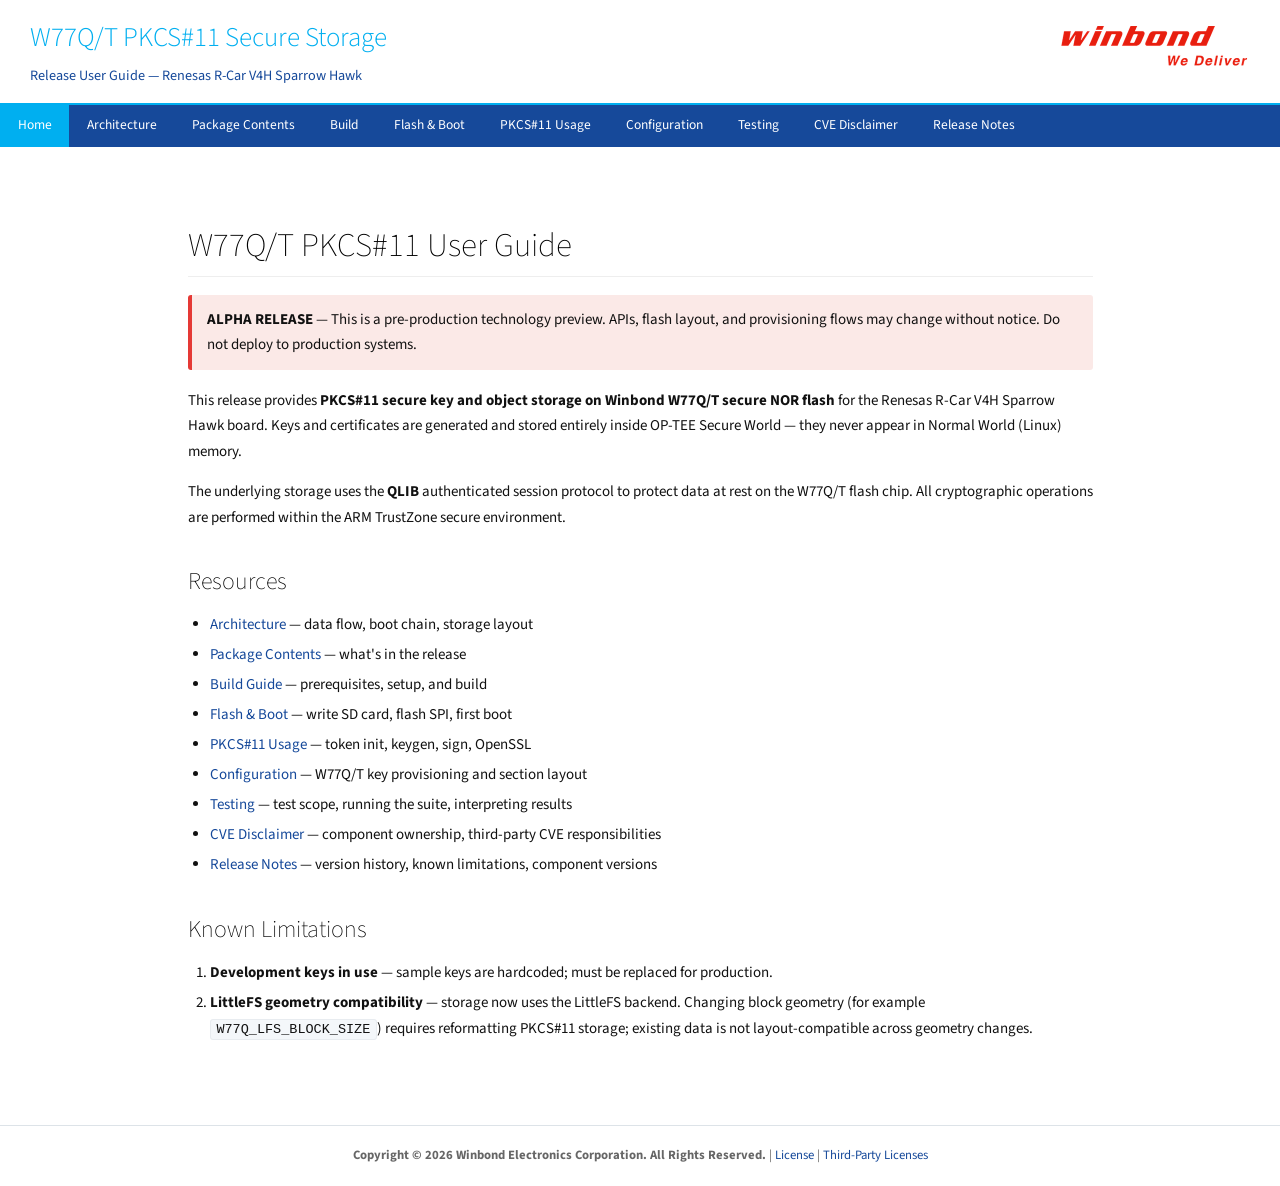
<file: user-guide/index.html>
<!DOCTYPE html>
<html lang="en">
<head>
<meta charset="UTF-8"/>
<meta name="viewport" content="width=device-width, initial-scale=1"/>
<title>W77Q/T PKCS#11 User Guide</title>
<link href="style.css" rel="stylesheet" type="text/css"/>
</head>
<body>

<div id="titlearea">
    <div>
        <div id="projectname">W77Q/T PKCS#11 Secure Storage</div>
        <div id="projectbrief">Release User Guide — Renesas R-Car V4H Sparrow Hawk</div>
    </div>
    <div id="projectlogo"><img alt="Winbond" src="winbond_logo.png"/></div>
</div>

<div id="nav-bar">
    <a href="index.html" class="active">Home</a>
    <a href="architecture.html">Architecture</a>
    <a href="package-contents.html">Package Contents</a>
    <a href="build-guide.html">Build</a>
    <a href="flash-and-boot.html">Flash &amp; Boot</a>
    <a href="pkcs11-usage.html">PKCS#11 Usage</a>
    <a href="provisioning.html">Configuration</a>
    <a href="testing.html">Testing</a>
    <a href="security.html">CVE Disclaimer</a>
    <a href="release-notes.html">Release Notes</a>
</div>

<div class="contents">

<h1>W77Q/T PKCS#11 User Guide</h1>

<div class="warning">
<strong>ALPHA RELEASE</strong> — This is a pre-production technology preview.
APIs, flash layout, and provisioning flows may change without notice.
Do not deploy to production systems.
</div>

<p>
This release provides <strong>PKCS#11 secure key and object storage on Winbond W77Q/T secure NOR flash</strong>
for the Renesas R-Car V4H Sparrow Hawk board. Keys and certificates are generated
and stored entirely inside OP-TEE Secure World — they never appear in Normal World
(Linux) memory.
</p>

<p>
The underlying storage uses the <strong>QLIB</strong> authenticated session protocol
to protect data at rest on the W77Q/T flash chip. All cryptographic operations are
performed within the ARM TrustZone secure environment.
</p>

<h2>Resources</h2>
<ul>
    <li><a href="architecture.html">Architecture</a> — data flow, boot chain, storage layout</li>
    <li><a href="package-contents.html">Package Contents</a> — what's in the release</li>
    <li><a href="build-guide.html">Build Guide</a> — prerequisites, setup, and build</li>
    <li><a href="flash-and-boot.html">Flash &amp; Boot</a> — write SD card, flash SPI, first boot</li>
    <li><a href="pkcs11-usage.html">PKCS#11 Usage</a> — token init, keygen, sign, OpenSSL</li>
    <li><a href="provisioning.html">Configuration</a> — W77Q/T key provisioning and section layout</li>
    <li><a href="testing.html">Testing</a> — test scope, running the suite, interpreting results</li>
    <li><a href="security.html">CVE Disclaimer</a> — component ownership, third-party CVE responsibilities</li>
    <li><a href="release-notes.html">Release Notes</a> — version history, known limitations, component versions</li>
</ul>

<h2>Known Limitations</h2>
<ol>
    <li><strong>Development keys in use</strong> — sample keys are hardcoded; must be replaced for production.</li>
    <li><strong>LittleFS geometry compatibility</strong> — storage now uses the LittleFS backend. Changing block geometry (for example <code>W77Q_LFS_BLOCK_SIZE</code>) requires reformatting PKCS#11 storage; existing data is not layout-compatible across geometry changes.</li>
</ol>

</div><!-- contents -->

<div id="footer">
    <strong>Copyright &copy; 2026 Winbond Electronics Corporation. All Rights Reserved.</strong>
    | <a href="License.txt">License</a>
    | <a href="ThirdPartyLicenses.txt">Third-Party Licenses</a>
</div>

</body>
</html>
</file>
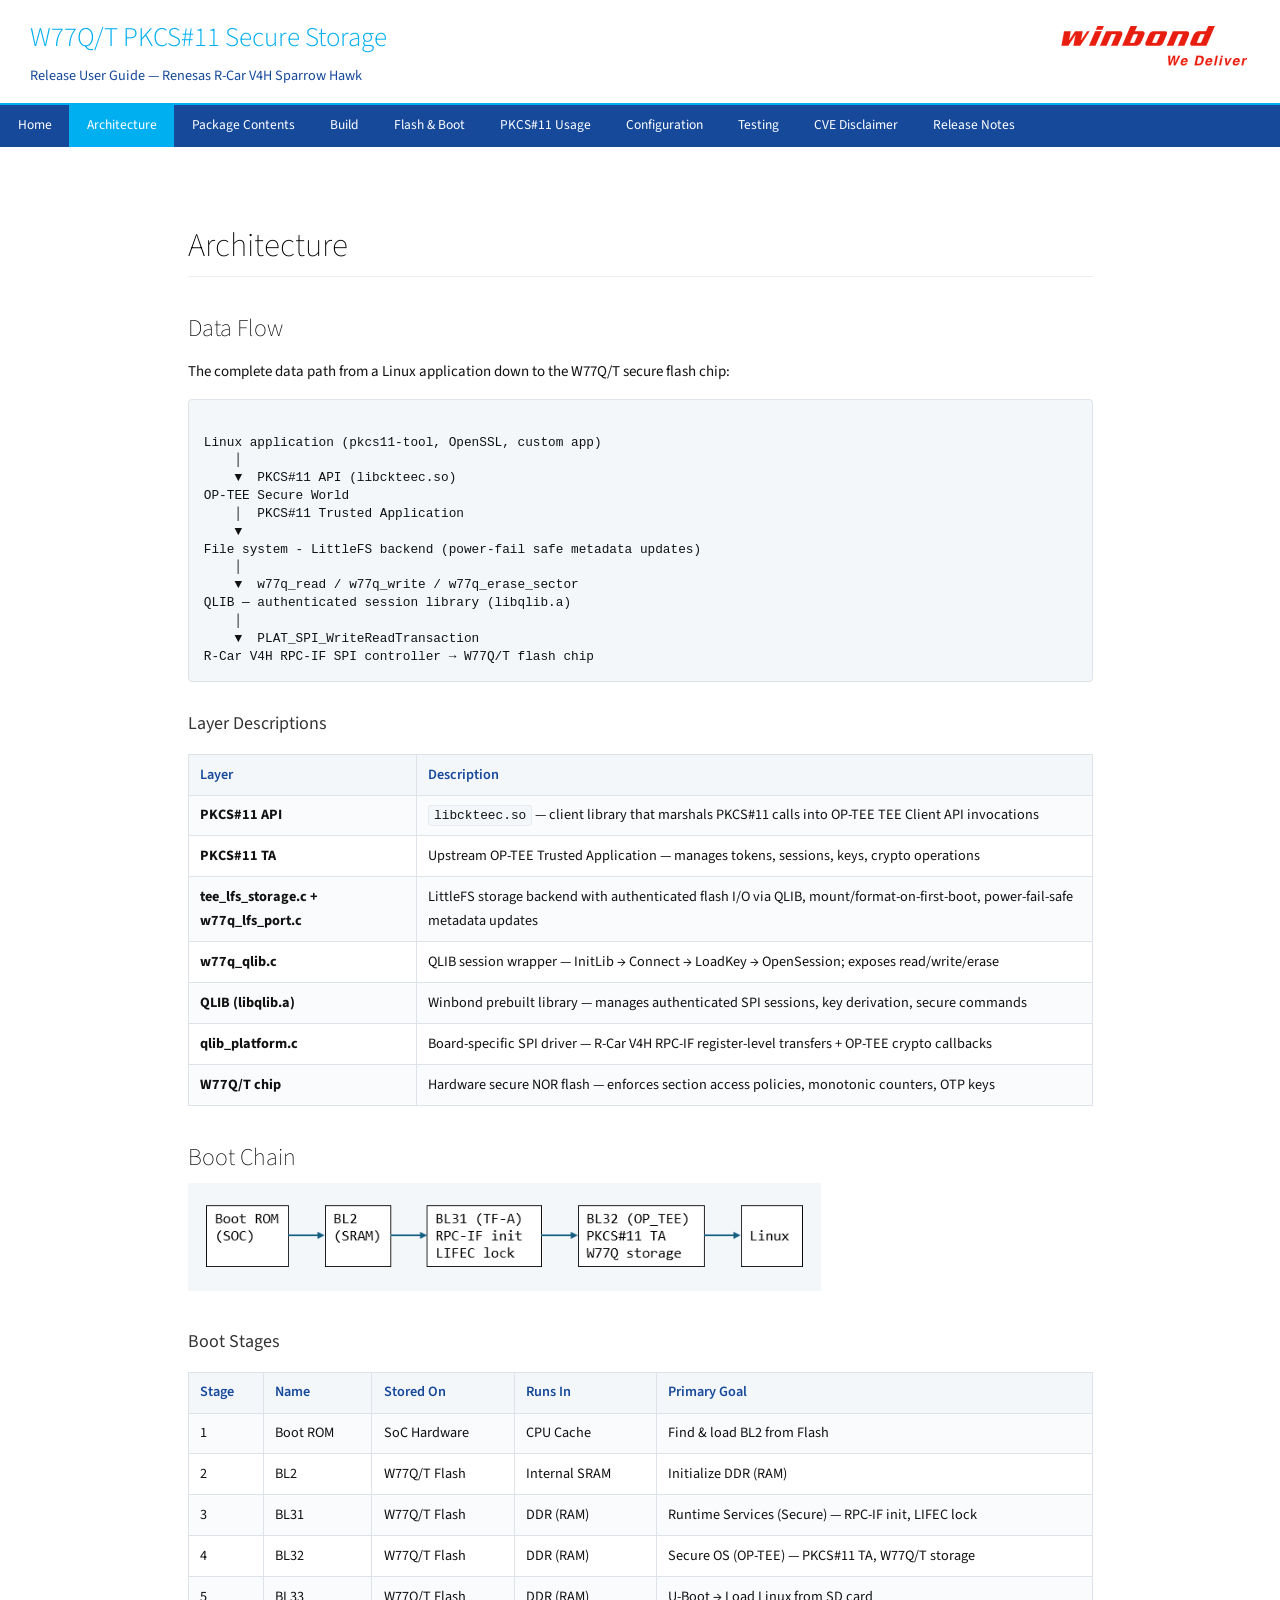
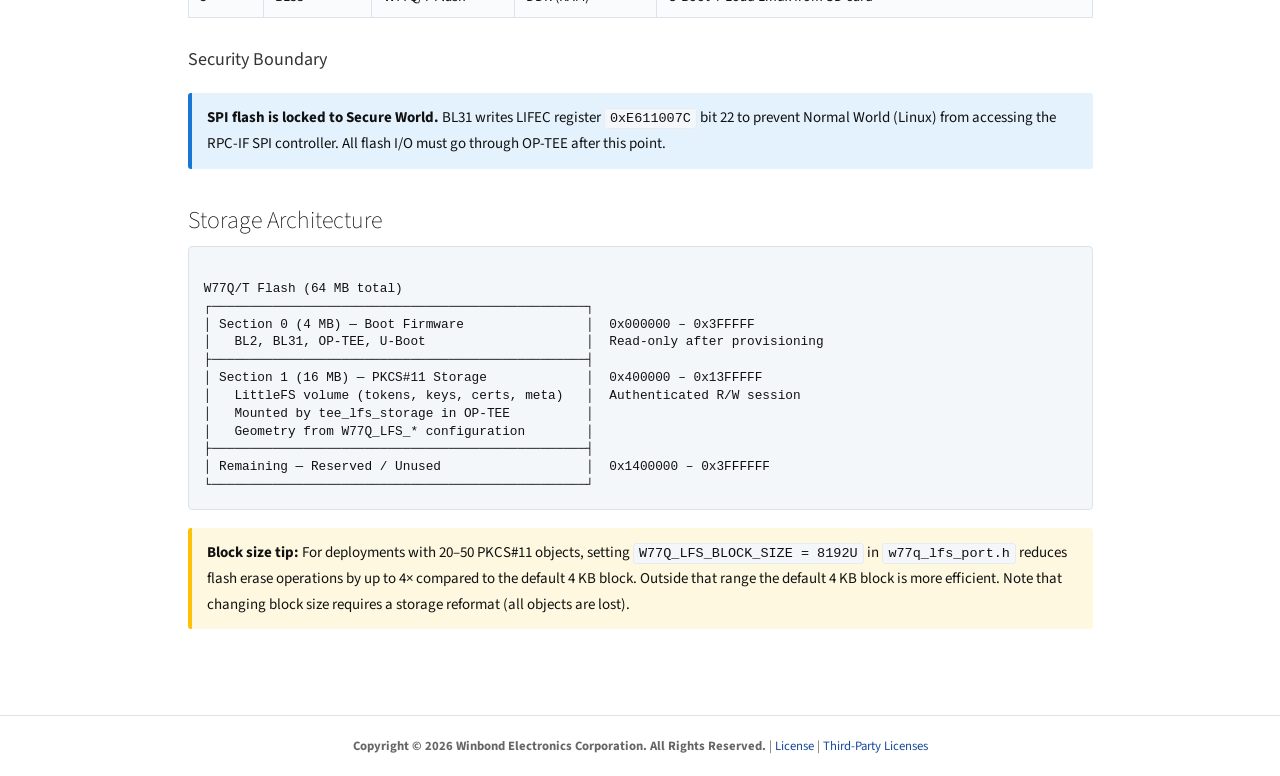
<file: user-guide/architecture.html>
<!DOCTYPE html>
<html lang="en">
<head>
<meta charset="UTF-8"/>
<meta name="viewport" content="width=device-width, initial-scale=1"/>
<title>Architecture — W77Q/T PKCS#11</title>
<link href="style.css" rel="stylesheet" type="text/css"/>
</head>
<body>

<div id="titlearea">
    <div>
        <div id="projectname">W77Q/T PKCS#11 Secure Storage</div>
        <div id="projectbrief">Release User Guide — Renesas R-Car V4H Sparrow Hawk</div>
    </div>
    <div id="projectlogo"><img alt="Winbond" src="winbond_logo.png"/></div>
</div>

<div id="nav-bar">
    <a href="index.html">Home</a>
    <a href="architecture.html" class="active">Architecture</a>
    <a href="package-contents.html">Package Contents</a>
    <a href="build-guide.html">Build</a>
    <a href="flash-and-boot.html">Flash &amp; Boot</a>
    <a href="pkcs11-usage.html">PKCS#11 Usage</a>
    <a href="provisioning.html">Configuration</a>
    <a href="testing.html">Testing</a>
    <a href="security.html">CVE Disclaimer</a>
    <a href="release-notes.html">Release Notes</a>
</div>

<div class="contents">

<h1>Architecture</h1>

<h2>Data Flow</h2>
<p>The complete data path from a Linux application down to the W77Q/T secure flash chip:</p>
<div class="diagram">
Linux application (pkcs11-tool, OpenSSL, custom app)
    │
    ▼  PKCS#11 API (libckteec.so)
OP-TEE Secure World
    │  PKCS#11 Trusted Application
    ▼
File system - LittleFS backend (power-fail safe metadata updates)
    │
    ▼  w77q_read / w77q_write / w77q_erase_sector
QLIB — authenticated session library (libqlib.a)
    │
    ▼  PLAT_SPI_WriteReadTransaction
R-Car V4H RPC-IF SPI controller → W77Q/T flash chip
</div>

<h3>Layer Descriptions</h3>
<table>
<tr><th>Layer</th><th>Description</th></tr>
<tr><td><strong>PKCS#11 API</strong></td><td><code>libckteec.so</code> — client library that marshals PKCS#11 calls into OP-TEE TEE Client API invocations</td></tr>
<tr><td><strong>PKCS#11 TA</strong></td><td>Upstream OP-TEE Trusted Application — manages tokens, sessions, keys, crypto operations</td></tr>
<tr><td><strong>tee_lfs_storage.c + w77q_lfs_port.c</strong></td><td>LittleFS storage backend with authenticated flash I/O via QLIB, mount/format-on-first-boot, power-fail-safe metadata updates</td></tr>
<tr><td><strong>w77q_qlib.c</strong></td><td>QLIB session wrapper — InitLib → Connect → LoadKey → OpenSession; exposes read/write/erase</td></tr>
<tr><td><strong>QLIB (libqlib.a)</strong></td><td>Winbond prebuilt library — manages authenticated SPI sessions, key derivation, secure commands</td></tr>
<tr><td><strong>qlib_platform.c</strong></td><td>Board-specific SPI driver — R-Car V4H RPC-IF register-level transfers + OP-TEE crypto callbacks</td></tr>
<tr><td><strong>W77Q/T chip</strong></td><td>Hardware secure NOR flash — enforces section access policies, monotonic counters, OTP keys</td></tr>
</table>

<h2>Boot Chain</h2>
<img src="boot_sequence.png" alt="Boot Chain: Boot ROM → BL2 → BL31 (TF-A) → BL32 (OP-TEE) → Linux" style="max-width:70%;"/>

<h3>Boot Stages</h3>
<table>
<tr><th>Stage</th><th>Name</th><th>Stored On</th><th>Runs In</th><th>Primary Goal</th></tr>
<tr><td>1</td><td>Boot ROM</td><td>SoC Hardware</td><td>CPU Cache</td><td>Find &amp; load BL2 from Flash</td></tr>
<tr><td>2</td><td>BL2</td><td>W77Q/T Flash</td><td>Internal SRAM</td><td>Initialize DDR (RAM)</td></tr>
<tr><td>3</td><td>BL31</td><td>W77Q/T Flash</td><td>DDR (RAM)</td><td>Runtime Services (Secure) — RPC-IF init, LIFEC lock</td></tr>
<tr><td>4</td><td>BL32</td><td>W77Q/T Flash</td><td>DDR (RAM)</td><td>Secure OS (OP-TEE) — PKCS#11 TA, W77Q/T storage</td></tr>
<tr><td>5</td><td>BL33</td><td>W77Q/T Flash</td><td>DDR (RAM)</td><td>U-Boot → Load Linux from SD card</td></tr>
</table>

<h3>Security Boundary</h3>
<div class="info">
<strong>SPI flash is locked to Secure World.</strong> BL31 writes LIFEC register
<code>0xE611007C</code> bit 22 to prevent Normal World (Linux) from accessing the
RPC-IF SPI controller. All flash I/O must go through OP-TEE after this point.
</div>

<h2>Storage Architecture</h2>
<div class="diagram">
W77Q/T Flash (64 MB total)
┌─────────────────────────────────────────────────┐
│ Section 0 (4 MB) — Boot Firmware                │  0x000000 – 0x3FFFFF
│   BL2, BL31, OP-TEE, U-Boot                     │  Read-only after provisioning
├─────────────────────────────────────────────────┤
│ Section 1 (16 MB) — PKCS#11 Storage             │  0x400000 – 0x13FFFFF
│   LittleFS volume (tokens, keys, certs, meta)   │  Authenticated R/W session
│   Mounted by tee_lfs_storage in OP-TEE          │
│   Geometry from W77Q_LFS_* configuration        │
├─────────────────────────────────────────────────┤
│ Remaining — Reserved / Unused                   │  0x1400000 – 0x3FFFFFF
└─────────────────────────────────────────────────┘
</div>

<p class="note">
  <strong>Block size tip:</strong> For deployments with 20–50 PKCS#11 objects,
  setting <code>W77Q_LFS_BLOCK_SIZE = 8192U</code> in <code>w77q_lfs_port.h</code>
  reduces flash erase operations by up to 4× compared to the default 4 KB block.
  Outside that range the default 4 KB block is more efficient.
  Note that changing block size requires a storage reformat (all objects are lost).
</p>

</div><!-- contents -->

<div id="footer">
    <strong>Copyright &copy; 2026 Winbond Electronics Corporation. All Rights Reserved.</strong>
    | <a href="License.txt">License</a>
    | <a href="ThirdPartyLicenses.txt">Third-Party Licenses</a>
</div>

</body>
</html>
</file>
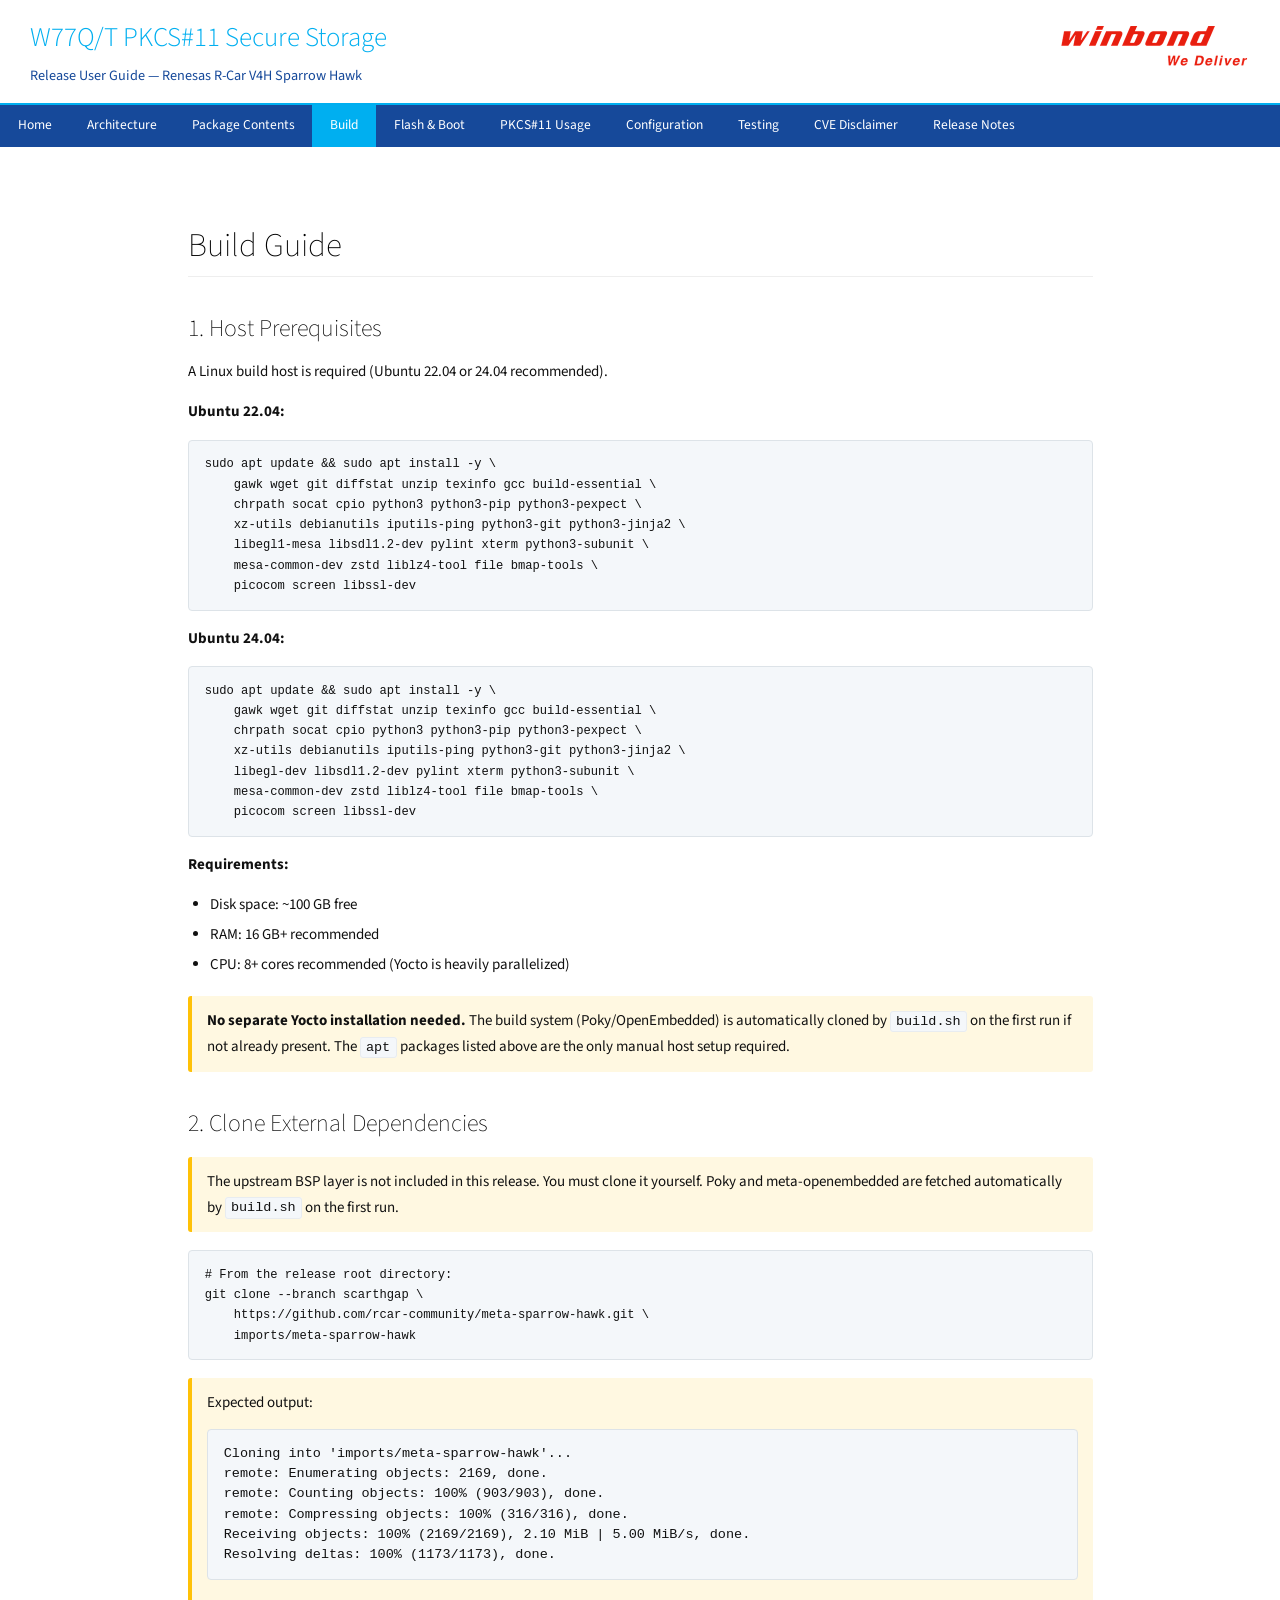
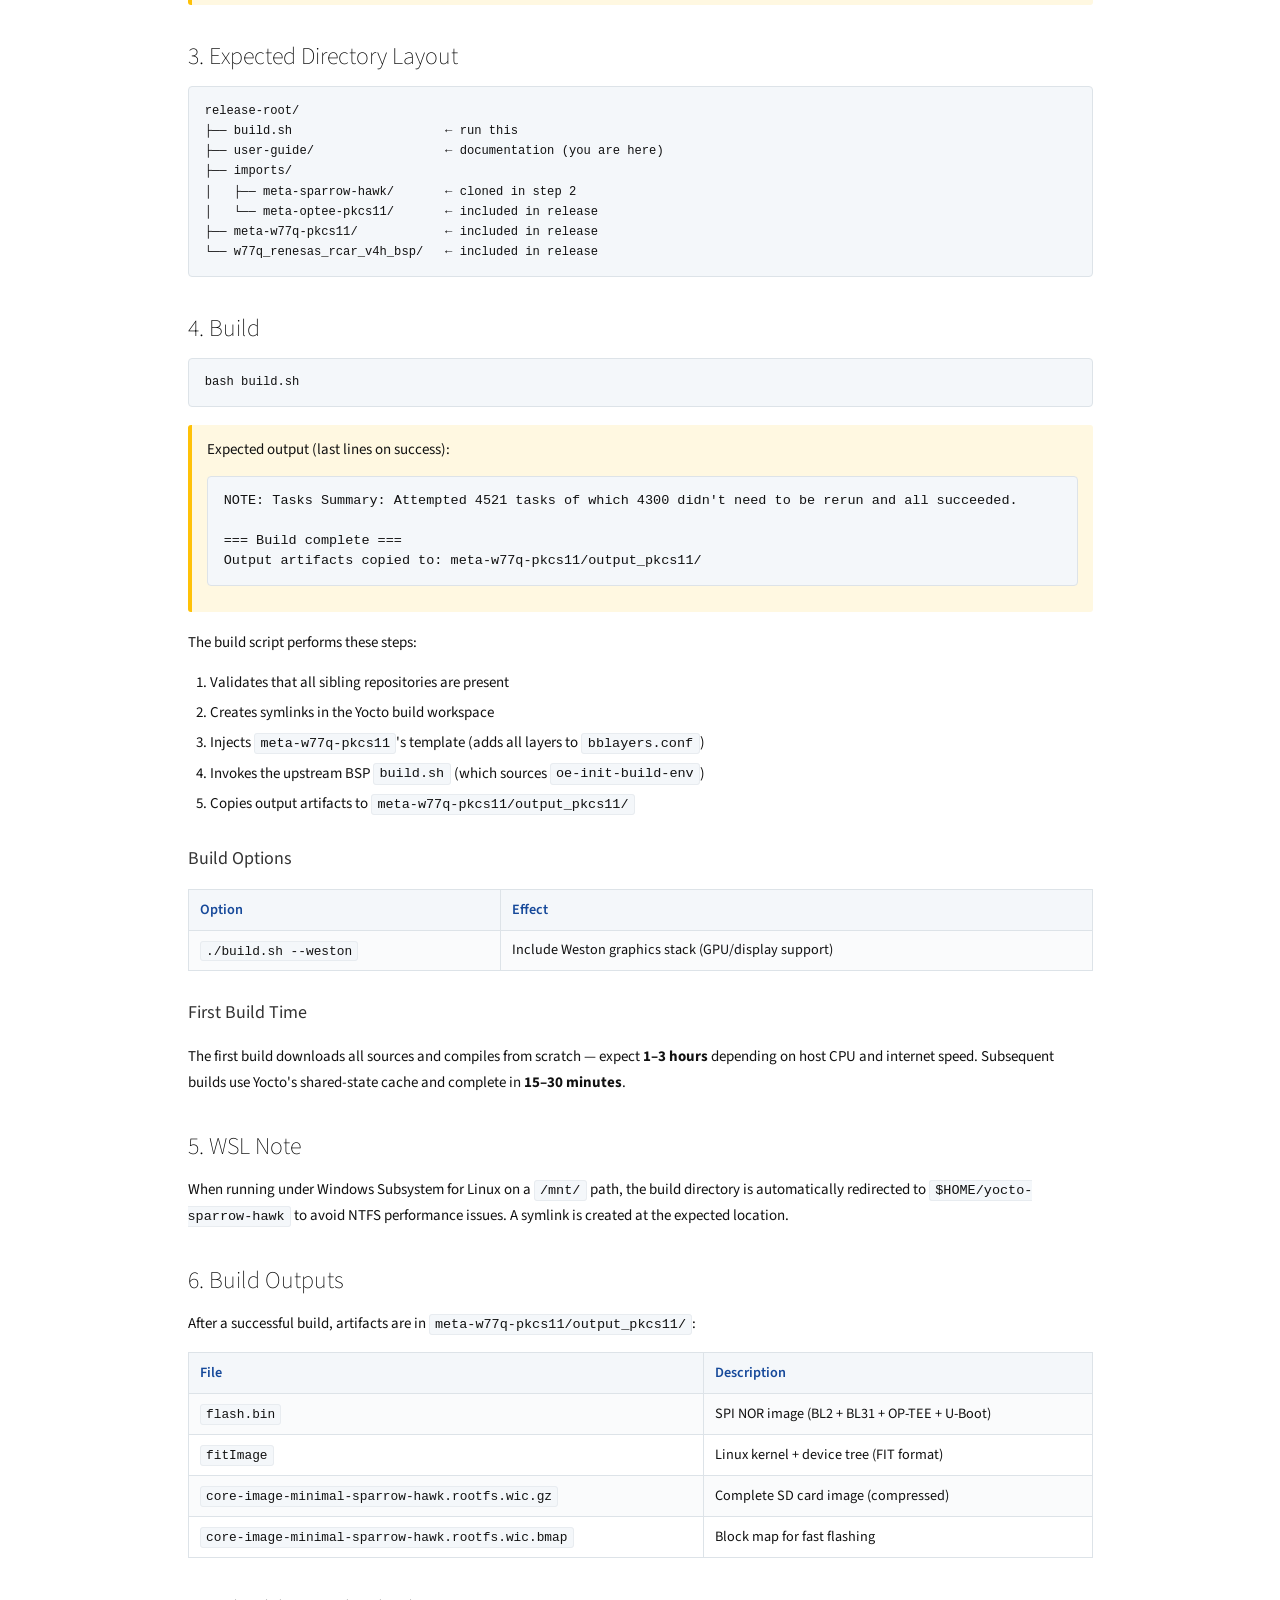
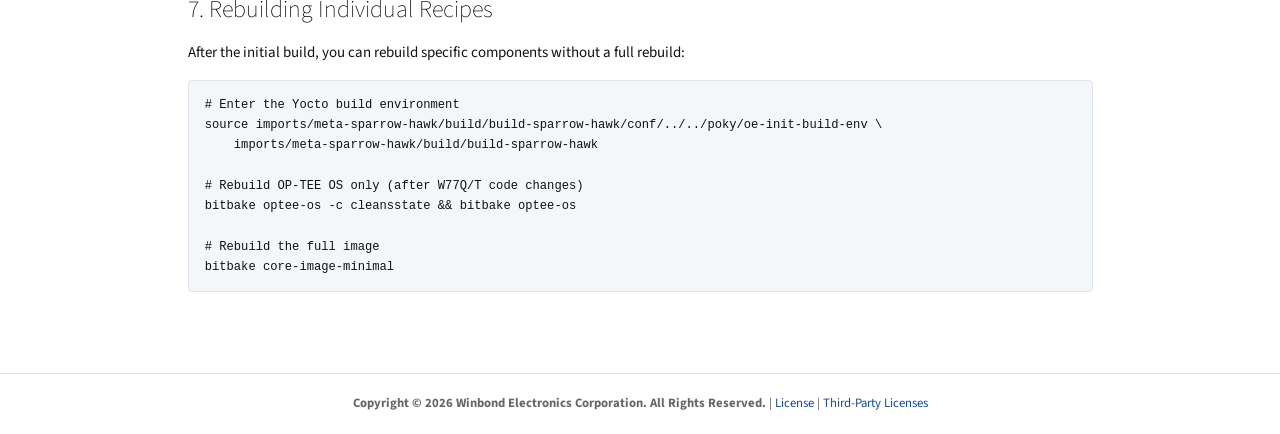
<file: user-guide/build-guide.html>
<!DOCTYPE html>
<html lang="en">
<head>
<meta charset="UTF-8"/>
<meta name="viewport" content="width=device-width, initial-scale=1"/>
<title>Build Guide — W77Q/T PKCS#11</title>
<link href="style.css" rel="stylesheet" type="text/css"/>
</head>
<body>

<div id="titlearea">
    <div>
        <div id="projectname">W77Q/T PKCS#11 Secure Storage</div>
        <div id="projectbrief">Release User Guide — Renesas R-Car V4H Sparrow Hawk</div>
    </div>
    <div id="projectlogo"><img alt="Winbond" src="winbond_logo.png"/></div>
</div>

<div id="nav-bar">
    <a href="index.html">Home</a>
    <a href="architecture.html">Architecture</a>
    <a href="package-contents.html">Package Contents</a>
    <a href="build-guide.html" class="active">Build</a>
    <a href="flash-and-boot.html">Flash &amp; Boot</a>
    <a href="pkcs11-usage.html">PKCS#11 Usage</a>
    <a href="provisioning.html">Configuration</a>
    <a href="testing.html">Testing</a>
    <a href="security.html">CVE Disclaimer</a>
    <a href="release-notes.html">Release Notes</a>
</div>

<div class="contents">

<h1>Build Guide</h1>

<h2>1. Host Prerequisites</h2>
<p>A Linux build host is required (Ubuntu 22.04 or 24.04 recommended).</p>

<p><strong>Ubuntu 22.04:</strong></p>
<pre><code>sudo apt update && sudo apt install -y \
    gawk wget git diffstat unzip texinfo gcc build-essential \
    chrpath socat cpio python3 python3-pip python3-pexpect \
    xz-utils debianutils iputils-ping python3-git python3-jinja2 \
    libegl1-mesa libsdl1.2-dev pylint xterm python3-subunit \
    mesa-common-dev zstd liblz4-tool file bmap-tools \
    picocom screen libssl-dev</code></pre>

<p><strong>Ubuntu 24.04:</strong></p>
<pre><code>sudo apt update && sudo apt install -y \
    gawk wget git diffstat unzip texinfo gcc build-essential \
    chrpath socat cpio python3 python3-pip python3-pexpect \
    xz-utils debianutils iputils-ping python3-git python3-jinja2 \
    libegl-dev libsdl1.2-dev pylint xterm python3-subunit \
    mesa-common-dev zstd liblz4-tool file bmap-tools \
    picocom screen libssl-dev</code></pre>

<p><strong>Requirements:</strong></p>
<ul>
    <li>Disk space: ~100 GB free</li>
    <li>RAM: 16 GB+ recommended</li>
    <li>CPU: 8+ cores recommended (Yocto is heavily parallelized)</li>
</ul>

<div class="note">
<strong>No separate Yocto installation needed.</strong> The build system (Poky/OpenEmbedded)
is automatically cloned by <code>build.sh</code> on the first run if not already present.
The <code>apt</code> packages listed above are the only manual host setup required.
</div>

<h2>2. Clone External Dependencies</h2>

<div class="note">
The upstream BSP layer is not included in this release. You must clone it yourself.
Poky and meta-openembedded are fetched automatically by <code>build.sh</code> on the first run.
</div>

<pre><code># From the release root directory:
git clone --branch scarthgap \
    https://github.com/rcar-community/meta-sparrow-hawk.git \
    imports/meta-sparrow-hawk</code></pre>
<div class="note">
Expected output:
<pre>Cloning into 'imports/meta-sparrow-hawk'...
remote: Enumerating objects: 2169, done.
remote: Counting objects: 100% (903/903), done.
remote: Compressing objects: 100% (316/316), done.
Receiving objects: 100% (2169/2169), 2.10 MiB | 5.00 MiB/s, done.
Resolving deltas: 100% (1173/1173), done.</pre>
</div>

<h2>3. Expected Directory Layout</h2>
<pre><code>release-root/
├── build.sh                     ← run this
├── user-guide/                  ← documentation (you are here)
├── imports/
│   ├── meta-sparrow-hawk/       ← cloned in step 2
│   └── meta-optee-pkcs11/       ← included in release
├── meta-w77q-pkcs11/            ← included in release
└── w77q_renesas_rcar_v4h_bsp/   ← included in release</code></pre>

<h2>4. Build</h2>

<pre><code>bash build.sh</code></pre>
<div class="note">
Expected output (last lines on success):
<pre>NOTE: Tasks Summary: Attempted 4521 tasks of which 4300 didn't need to be rerun and all succeeded.

=== Build complete ===
Output artifacts copied to: meta-w77q-pkcs11/output_pkcs11/</pre>
</div>

<p>The build script performs these steps:</p>
<ol>
    <li>Validates that all sibling repositories are present</li>
    <li>Creates symlinks in the Yocto build workspace</li>
    <li>Injects <code>meta-w77q-pkcs11</code>'s template (adds all layers to <code>bblayers.conf</code>)</li>
    <li>Invokes the upstream BSP <code>build.sh</code> (which sources <code>oe-init-build-env</code>)</li>
    <li>Copies output artifacts to <code>meta-w77q-pkcs11/output_pkcs11/</code></li>
</ol>

<h3>Build Options</h3>
<table>
<tr><th>Option</th><th>Effect</th></tr>
<tr><td><code>./build.sh --weston</code></td><td>Include Weston graphics stack (GPU/display support)</td></tr>
</table>

<h3>First Build Time</h3>
<p>The first build downloads all sources and compiles from scratch — expect
<strong>1–3 hours</strong> depending on host CPU and internet speed. Subsequent builds
use Yocto's shared-state cache and complete in <strong>15–30 minutes</strong>.</p>

<h2>5. WSL Note</h2>
<p>When running under Windows Subsystem for Linux on a <code>/mnt/</code> path, the build
directory is automatically redirected to <code>$HOME/yocto-sparrow-hawk</code> to avoid
NTFS performance issues. A symlink is created at the expected location.</p>

<h2>6. Build Outputs</h2>
<p>After a successful build, artifacts are in <code>meta-w77q-pkcs11/output_pkcs11/</code>:</p>
<table>
<tr><th>File</th><th>Description</th></tr>
<tr><td><code>flash.bin</code></td><td>SPI NOR image (BL2 + BL31 + OP-TEE + U-Boot)</td></tr>
<tr><td><code>fitImage</code></td><td>Linux kernel + device tree (FIT format)</td></tr>
<tr><td><code>core-image-minimal-sparrow-hawk.rootfs.wic.gz</code></td><td>Complete SD card image (compressed)</td></tr>
<tr><td><code>core-image-minimal-sparrow-hawk.rootfs.wic.bmap</code></td><td>Block map for fast flashing</td></tr>
</table>

<h2>7. Rebuilding Individual Recipes</h2>
<p>After the initial build, you can rebuild specific components without a full rebuild:</p>
<pre><code># Enter the Yocto build environment
source imports/meta-sparrow-hawk/build/build-sparrow-hawk/conf/../../poky/oe-init-build-env \
    imports/meta-sparrow-hawk/build/build-sparrow-hawk

# Rebuild OP-TEE OS only (after W77Q/T code changes)
bitbake optee-os -c cleansstate && bitbake optee-os

# Rebuild the full image
bitbake core-image-minimal</code></pre>

</div><!-- contents -->

<div id="footer">
    <strong>Copyright &copy; 2026 Winbond Electronics Corporation. All Rights Reserved.</strong>
    | <a href="License.txt">License</a>
    | <a href="ThirdPartyLicenses.txt">Third-Party Licenses</a>
</div>

</body>
</html>
</file>
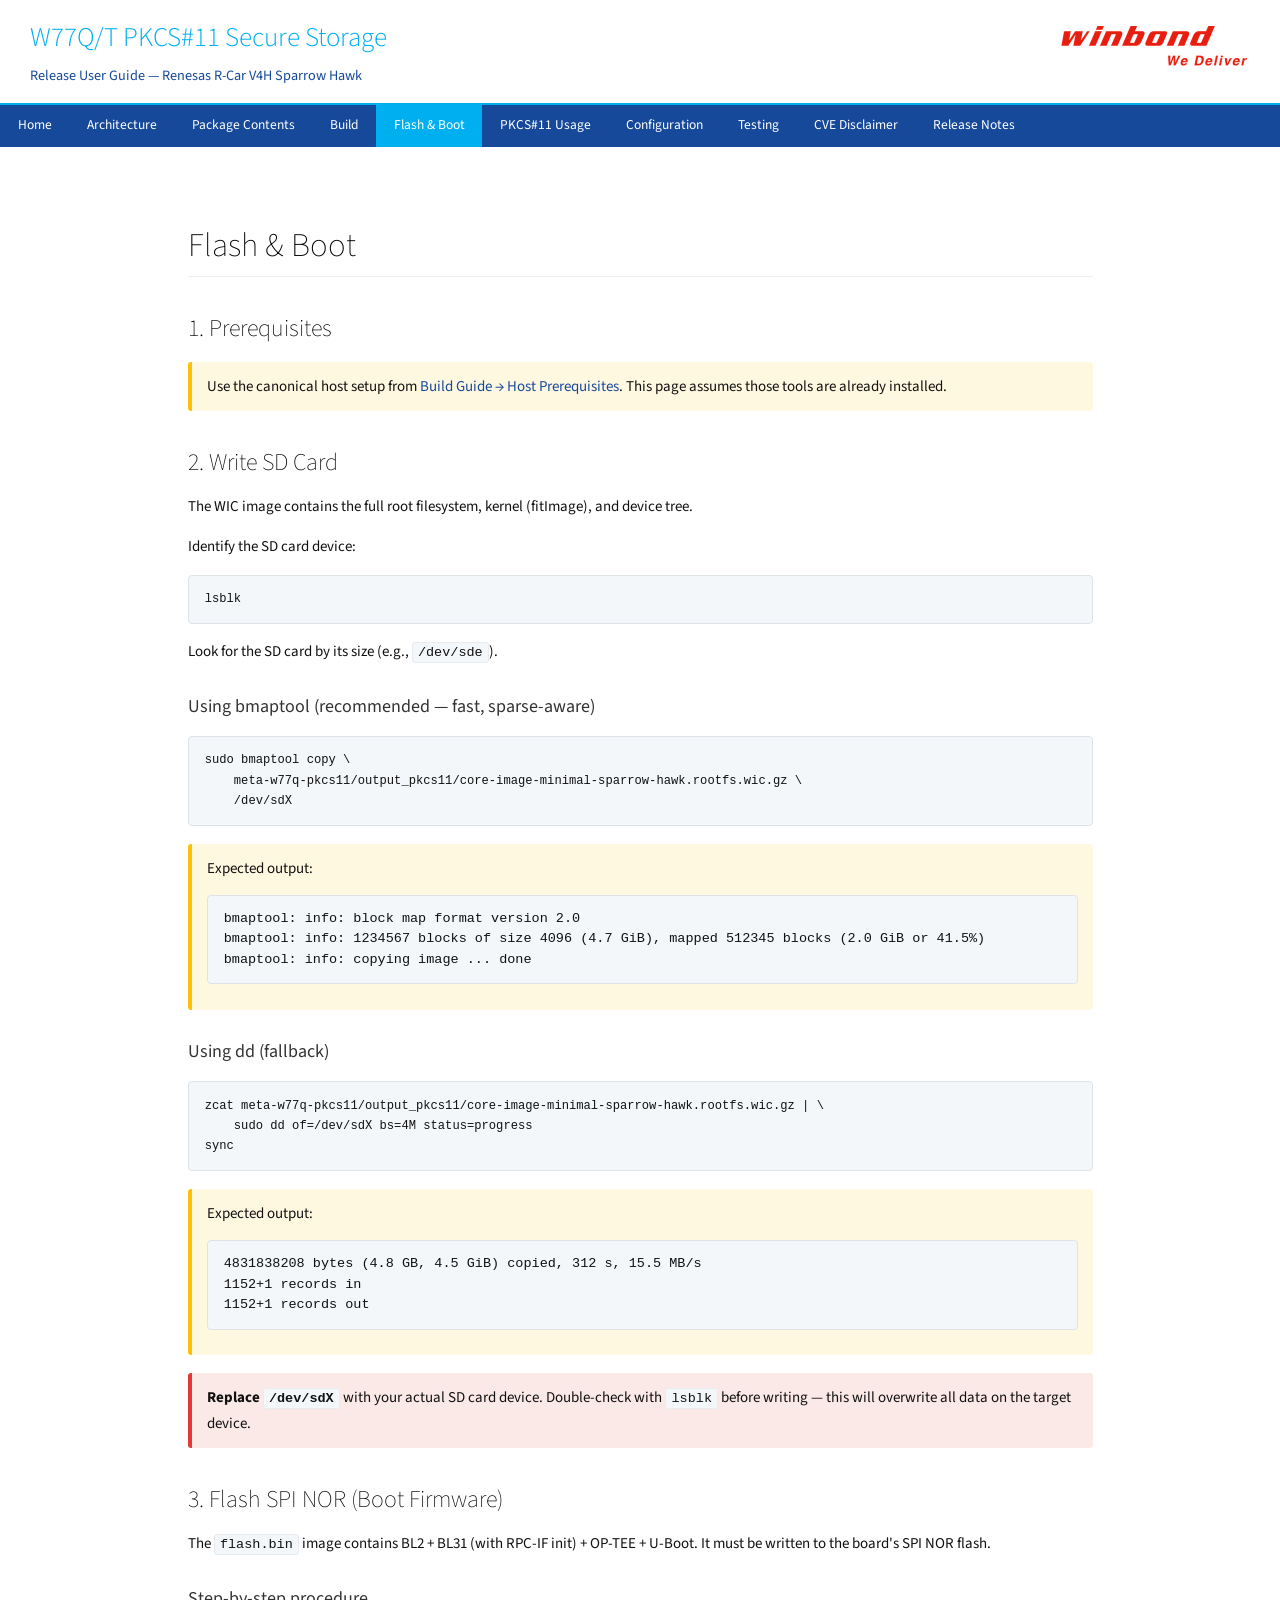
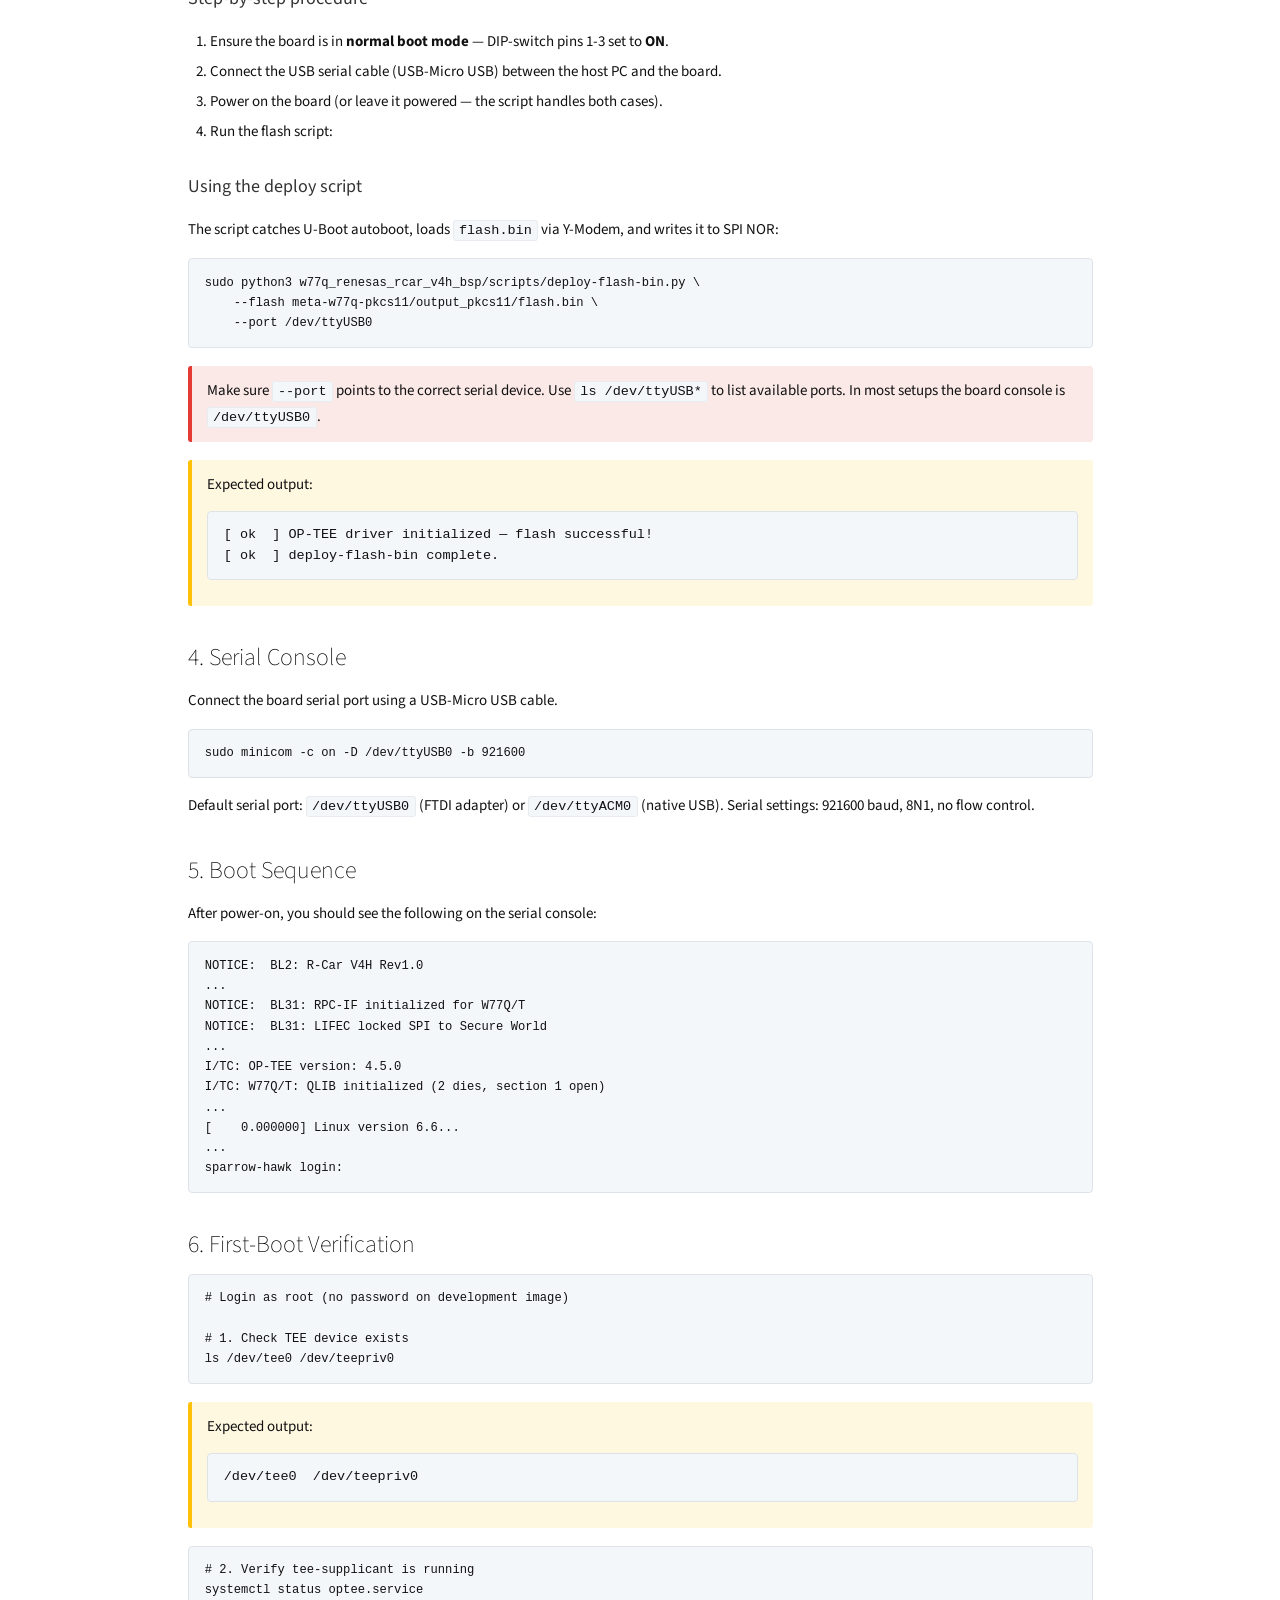
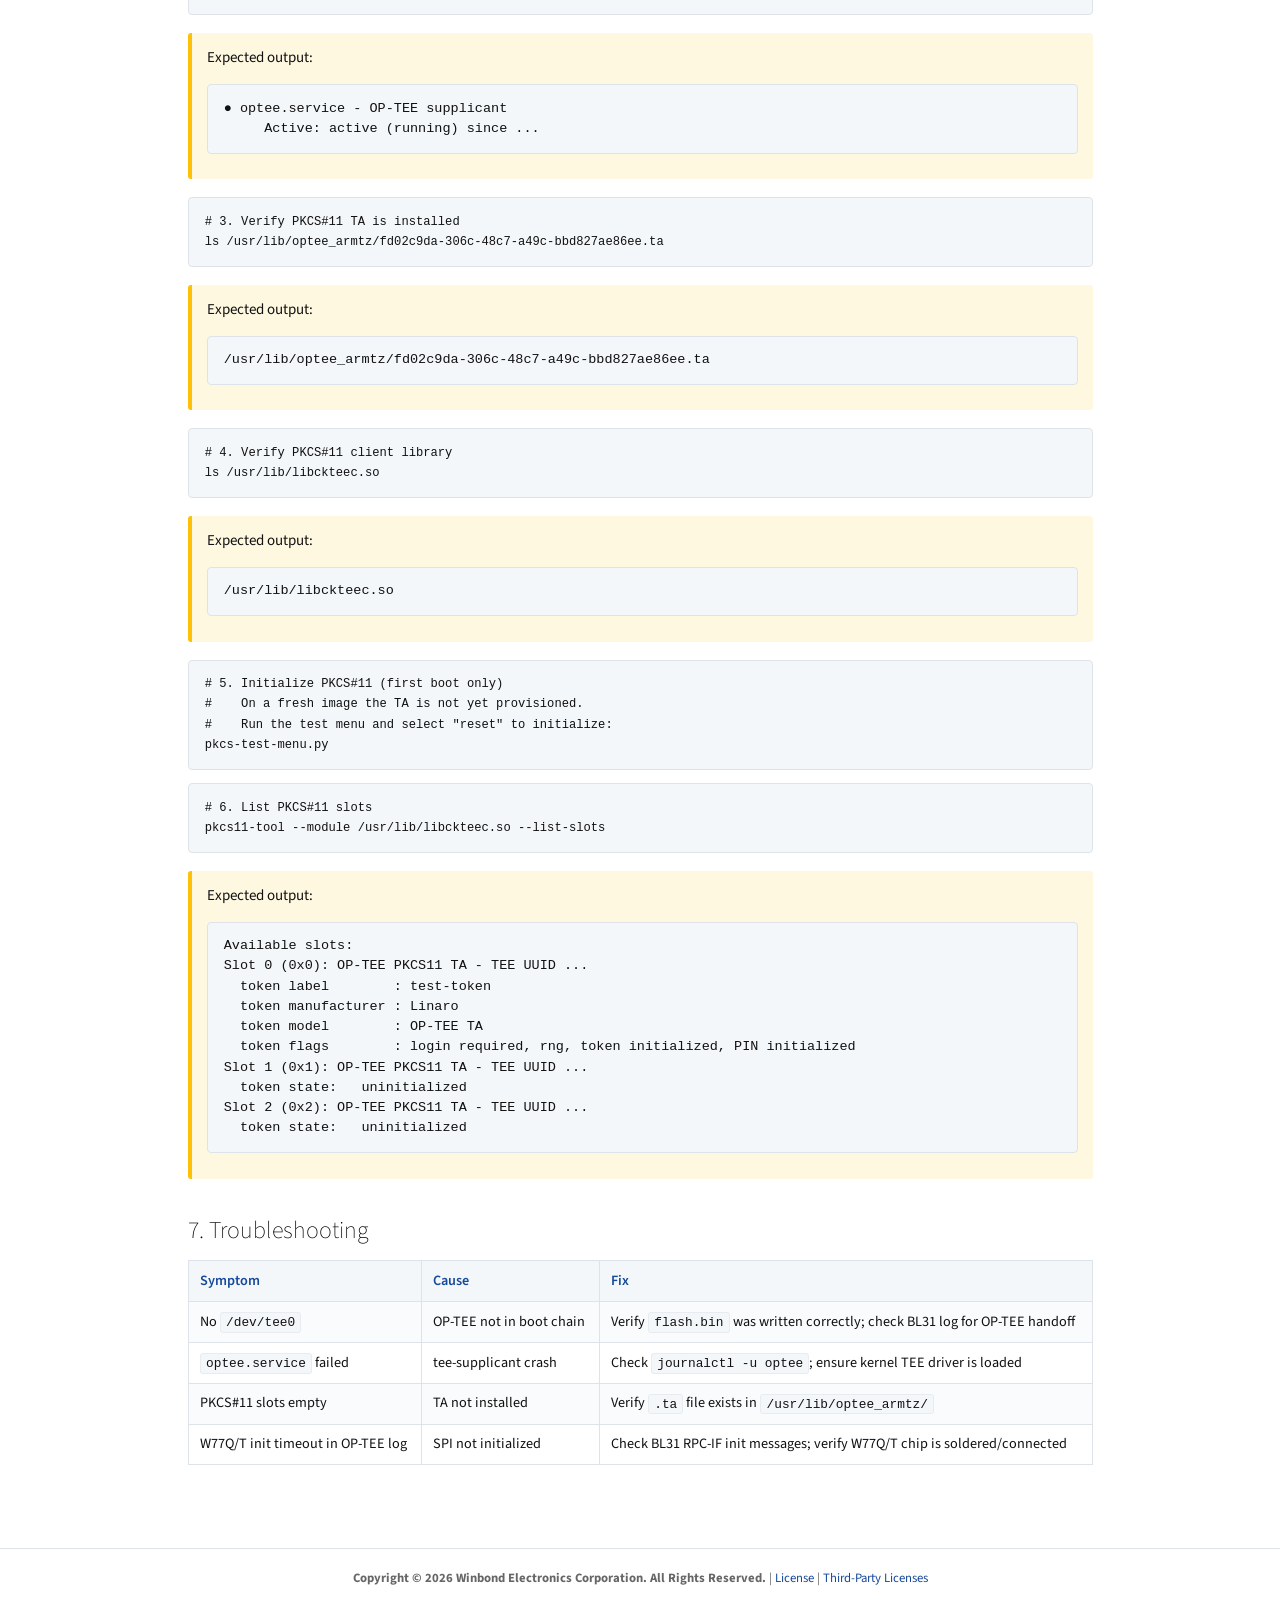
<file: user-guide/flash-and-boot.html>
<!DOCTYPE html>
<html lang="en">
<head>
<meta charset="UTF-8"/>
<meta name="viewport" content="width=device-width, initial-scale=1"/>
<title>Flash &amp; Boot — W77Q/T PKCS#11</title>
<link href="style.css" rel="stylesheet" type="text/css"/>
</head>
<body>

<div id="titlearea">
    <div>
        <div id="projectname">W77Q/T PKCS#11 Secure Storage</div>
        <div id="projectbrief">Release User Guide — Renesas R-Car V4H Sparrow Hawk</div>
    </div>
    <div id="projectlogo"><img alt="Winbond" src="winbond_logo.png"/></div>
</div>

<div id="nav-bar">
    <a href="index.html">Home</a>
    <a href="architecture.html">Architecture</a>
    <a href="package-contents.html">Package Contents</a>
    <a href="build-guide.html">Build</a>
    <a href="flash-and-boot.html" class="active">Flash &amp; Boot</a>
    <a href="pkcs11-usage.html">PKCS#11 Usage</a>
    <a href="provisioning.html">Configuration</a>
    <a href="testing.html">Testing</a>
    <a href="security.html">CVE Disclaimer</a>
    <a href="release-notes.html">Release Notes</a>
</div>

<div class="contents">

<h1>Flash &amp; Boot</h1>

<h2>1. Prerequisites</h2>

<div class="note">
Use the canonical host setup from <a href="build-guide.html">Build Guide → Host Prerequisites</a>.
This page assumes those tools are already installed.
</div>



<h2>2. Write SD Card</h2>
<p>The WIC image contains the full root filesystem, kernel (fitImage), and device tree.</p>

<p>Identify the SD card device:</p>
<pre><code>lsblk</code></pre>
<p>Look for the SD card by its size (e.g., <code>/dev/sde</code>).</p>

<h3>Using bmaptool (recommended — fast, sparse-aware)</h3>
<pre><code>sudo bmaptool copy \
    meta-w77q-pkcs11/output_pkcs11/core-image-minimal-sparrow-hawk.rootfs.wic.gz \
    /dev/sdX</code></pre>
<div class="note">
Expected output:
<pre>bmaptool: info: block map format version 2.0
bmaptool: info: 1234567 blocks of size 4096 (4.7 GiB), mapped 512345 blocks (2.0 GiB or 41.5%)
bmaptool: info: copying image ... done</pre>
</div>

<h3>Using dd (fallback)</h3>
<pre><code>zcat meta-w77q-pkcs11/output_pkcs11/core-image-minimal-sparrow-hawk.rootfs.wic.gz | \
    sudo dd of=/dev/sdX bs=4M status=progress
sync</code></pre>
<div class="note">
Expected output:
<pre>4831838208 bytes (4.8 GB, 4.5 GiB) copied, 312 s, 15.5 MB/s
1152+1 records in
1152+1 records out</pre>
</div>

<div class="warning">
<strong>Replace <code>/dev/sdX</code></strong> with your actual SD card device. Double-check with
<code>lsblk</code> before writing — this will overwrite all data on the target device.
</div>

<h2>3. Flash SPI NOR (Boot Firmware)</h2>
<p>The <code>flash.bin</code> image contains BL2 + BL31 (with RPC-IF init) + OP-TEE + U-Boot.
It must be written to the board's SPI NOR flash.</p>

<h3>Step-by-step procedure</h3>
<ol>
<li>Ensure the board is in <strong>normal boot mode</strong> — DIP-switch pins 1-3 set to <strong>ON</strong>.</li>
<li>Connect the USB serial cable (USB-Micro USB) between the host PC and the board.</li>
<li>Power on the board (or leave it powered — the script handles both cases).</li>
<li>Run the flash script:</li>
</ol>

<h3>Using the deploy script</h3>
<p>The script catches U-Boot autoboot, loads <code>flash.bin</code> via Y-Modem, and writes it to SPI NOR:</p>
<pre><code>sudo python3 w77q_renesas_rcar_v4h_bsp/scripts/deploy-flash-bin.py \
    --flash meta-w77q-pkcs11/output_pkcs11/flash.bin \
    --port /dev/ttyUSB0</code></pre>
<div class="warning">
Make sure <code>--port</code> points to the correct serial device. Use <code>ls /dev/ttyUSB*</code>
to list available ports. In most setups the board console is <code>/dev/ttyUSB0</code>.
</div>
<div class="note">
Expected output:
<pre>[ ok  ] OP-TEE driver initialized — flash successful!
[ ok  ] deploy-flash-bin complete.</pre>
</div>



<h2>4. Serial Console</h2>
<p>Connect the board serial port using a USB-Micro USB cable.</p>
<pre><code>sudo minicom -c on -D /dev/ttyUSB0 -b 921600</code></pre>
<p>Default serial port: <code>/dev/ttyUSB0</code> (FTDI adapter) or <code>/dev/ttyACM0</code> (native USB).
Serial settings: 921600 baud, 8N1, no flow control.</p>

<h2>5. Boot Sequence</h2>
<p>After power-on, you should see the following on the serial console:</p>
<pre><code>NOTICE:  BL2: R-Car V4H Rev1.0
...
NOTICE:  BL31: RPC-IF initialized for W77Q/T
NOTICE:  BL31: LIFEC locked SPI to Secure World
...
I/TC: OP-TEE version: 4.5.0
I/TC: W77Q/T: QLIB initialized (2 dies, section 1 open)
...
[    0.000000] Linux version 6.6...
...
sparrow-hawk login:</code></pre>

<h2>6. First-Boot Verification</h2>
<pre><code># Login as root (no password on development image)

# 1. Check TEE device exists
ls /dev/tee0 /dev/teepriv0</code></pre>
<div class="note">
Expected output:
<pre>/dev/tee0  /dev/teepriv0</pre>
</div>

<pre><code># 2. Verify tee-supplicant is running
systemctl status optee.service</code></pre>
<div class="note">
Expected output:
<pre>● optee.service - OP-TEE supplicant
     Active: active (running) since ...</pre>
</div>

<pre><code># 3. Verify PKCS#11 TA is installed
ls /usr/lib/optee_armtz/fd02c9da-306c-48c7-a49c-bbd827ae86ee.ta</code></pre>
<div class="note">
Expected output:
<pre>/usr/lib/optee_armtz/fd02c9da-306c-48c7-a49c-bbd827ae86ee.ta</pre>
</div>

<pre><code># 4. Verify PKCS#11 client library
ls /usr/lib/libckteec.so</code></pre>
<div class="note">
Expected output:
<pre>/usr/lib/libckteec.so</pre>
</div>

<pre><code># 5. Initialize PKCS#11 (first boot only)
#    On a fresh image the TA is not yet provisioned.
#    Run the test menu and select "reset" to initialize:
pkcs-test-menu.py</code></pre>

<pre><code># 6. List PKCS#11 slots
pkcs11-tool --module /usr/lib/libckteec.so --list-slots</code></pre>
<div class="note">
Expected output:
<pre>Available slots:
Slot 0 (0x0): OP-TEE PKCS11 TA - TEE UUID ...
  token label        : test-token
  token manufacturer : Linaro
  token model        : OP-TEE TA
  token flags        : login required, rng, token initialized, PIN initialized
Slot 1 (0x1): OP-TEE PKCS11 TA - TEE UUID ...
  token state:   uninitialized
Slot 2 (0x2): OP-TEE PKCS11 TA - TEE UUID ...
  token state:   uninitialized</pre>
</div>

<h2>7. Troubleshooting</h2>
<table>
<tr><th>Symptom</th><th>Cause</th><th>Fix</th></tr>
<tr><td>No <code>/dev/tee0</code></td><td>OP-TEE not in boot chain</td><td>Verify <code>flash.bin</code> was written correctly; check BL31 log for OP-TEE handoff</td></tr>
<tr><td><code>optee.service</code> failed</td><td>tee-supplicant crash</td><td>Check <code>journalctl -u optee</code>; ensure kernel TEE driver is loaded</td></tr>
<tr><td>PKCS#11 slots empty</td><td>TA not installed</td><td>Verify <code>.ta</code> file exists in <code>/usr/lib/optee_armtz/</code></td></tr>
<tr><td>W77Q/T init timeout in OP-TEE log</td><td>SPI not initialized</td><td>Check BL31 RPC-IF init messages; verify W77Q/T chip is soldered/connected</td></tr>
</table>

</div><!-- contents -->

<div id="footer">
    <strong>Copyright &copy; 2026 Winbond Electronics Corporation. All Rights Reserved.</strong>
    | <a href="License.txt">License</a>
    | <a href="ThirdPartyLicenses.txt">Third-Party Licenses</a>
</div>

</body>
</html>
</file>
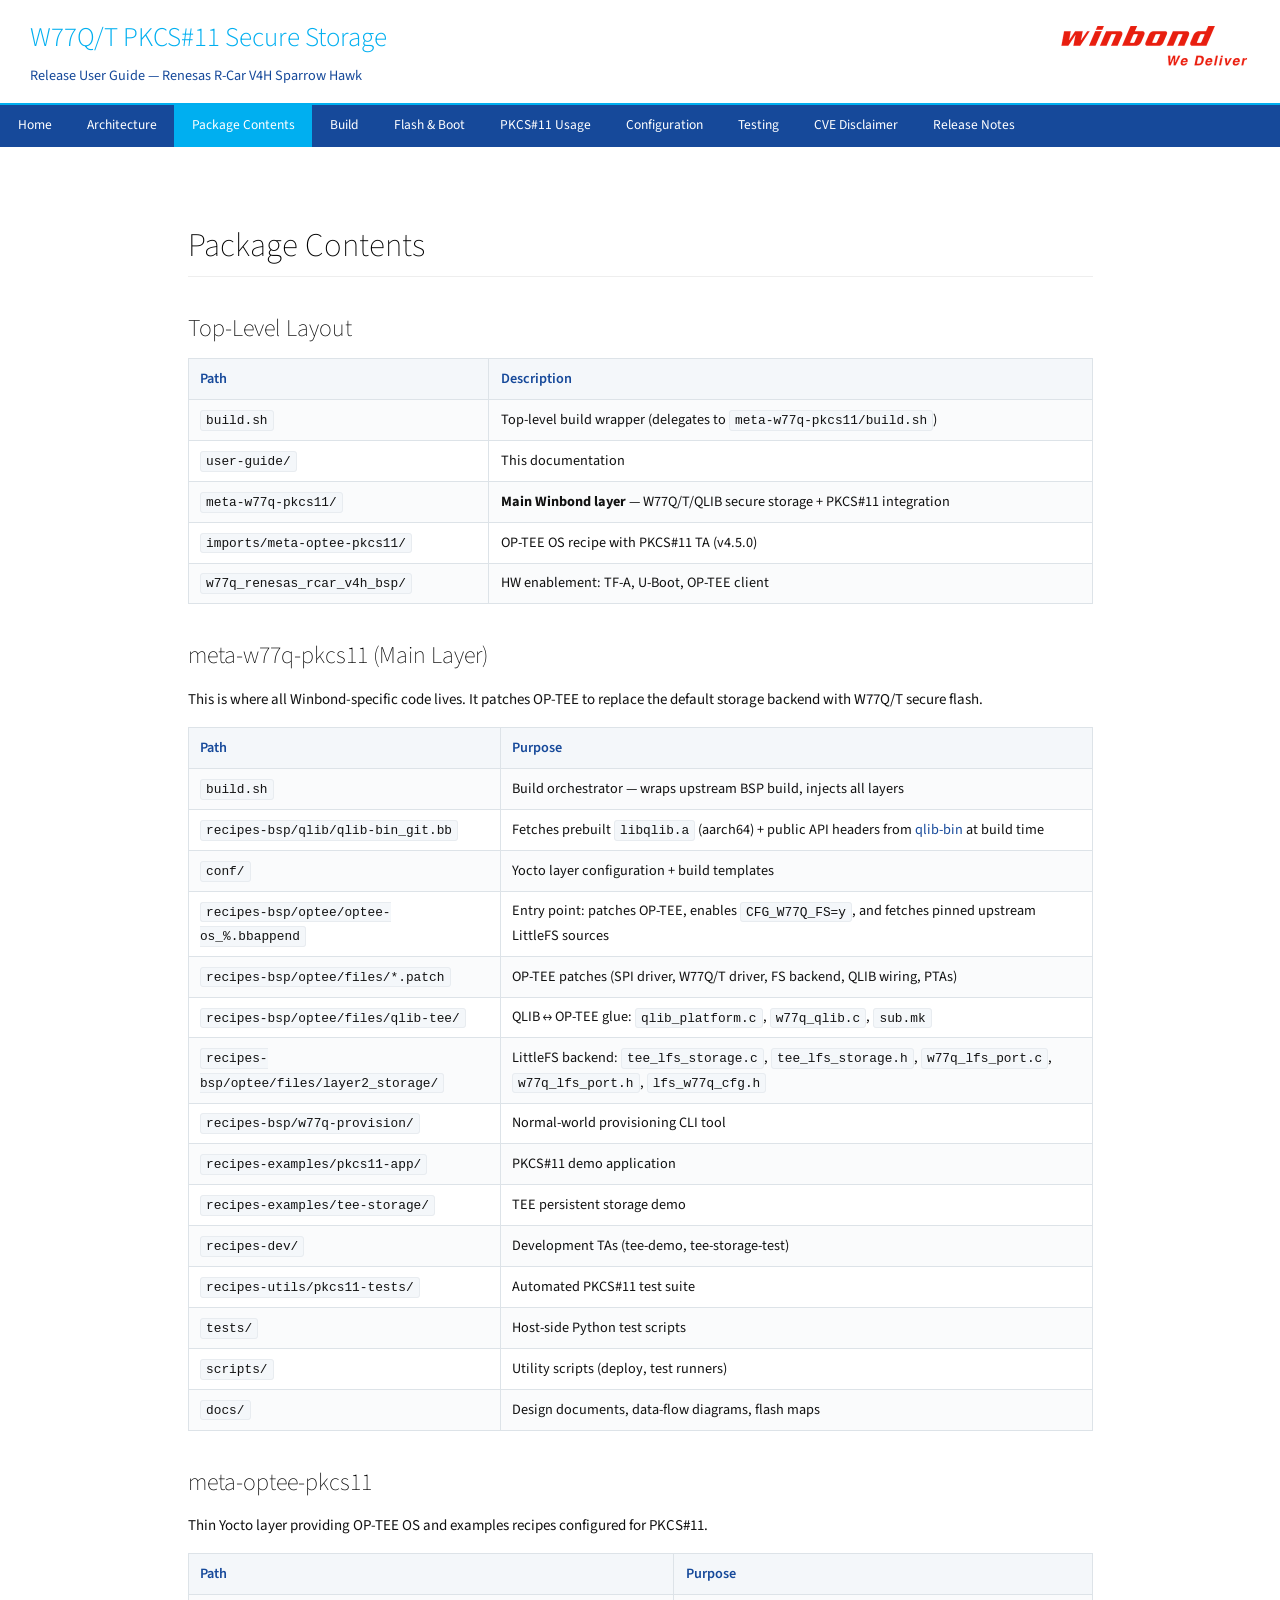
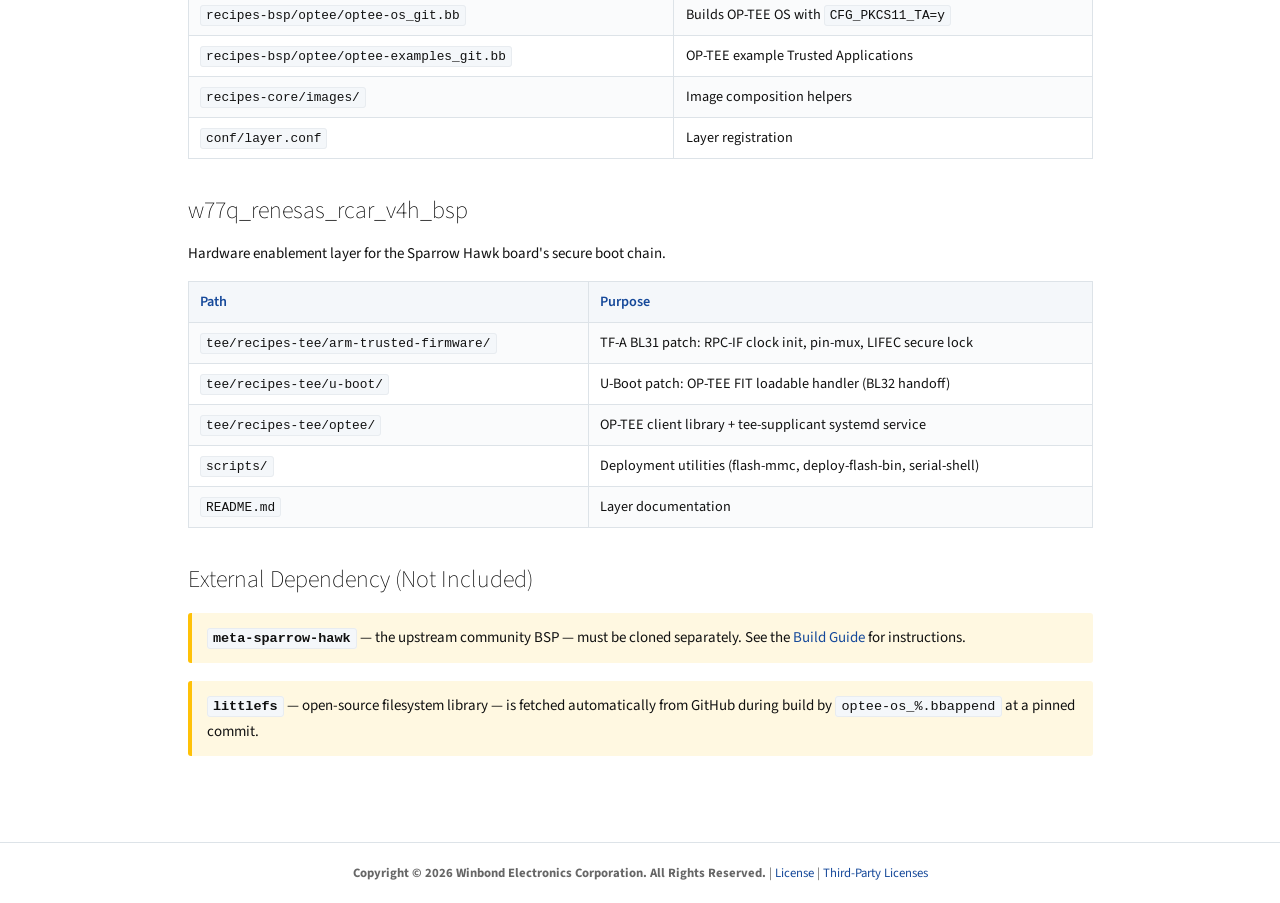
<file: user-guide/package-contents.html>
<!DOCTYPE html>
<html lang="en">
<head>
<meta charset="UTF-8"/>
<meta name="viewport" content="width=device-width, initial-scale=1"/>
<title>Package Contents — W77Q/T PKCS#11</title>
<link href="style.css" rel="stylesheet" type="text/css"/>
</head>
<body>

<div id="titlearea">
    <div>
        <div id="projectname">W77Q/T PKCS#11 Secure Storage</div>
        <div id="projectbrief">Release User Guide — Renesas R-Car V4H Sparrow Hawk</div>
    </div>
    <div id="projectlogo"><img alt="Winbond" src="winbond_logo.png"/></div>
</div>

<div id="nav-bar">
    <a href="index.html">Home</a>
    <a href="architecture.html">Architecture</a>
    <a href="package-contents.html" class="active">Package Contents</a>
    <a href="build-guide.html">Build</a>
    <a href="flash-and-boot.html">Flash &amp; Boot</a>
    <a href="pkcs11-usage.html">PKCS#11 Usage</a>
    <a href="provisioning.html">Configuration</a>
    <a href="testing.html">Testing</a>
    <a href="security.html">CVE Disclaimer</a>
    <a href="release-notes.html">Release Notes</a>
</div>

<div class="contents">

<h1>Package Contents</h1>

<h2>Top-Level Layout</h2>
<table>
<tr><th>Path</th><th>Description</th></tr>
<tr><td><code>build.sh</code></td><td>Top-level build wrapper (delegates to <code>meta-w77q-pkcs11/build.sh</code>)</td></tr>
<tr><td><code>user-guide/</code></td><td>This documentation</td></tr>
<tr><td><code>meta-w77q-pkcs11/</code></td><td><strong>Main Winbond layer</strong> — W77Q/T/QLIB secure storage + PKCS#11 integration</td></tr>
<tr><td><code>imports/meta-optee-pkcs11/</code></td><td>OP-TEE OS recipe with PKCS#11 TA (v4.5.0)</td></tr>
<tr><td><code>w77q_renesas_rcar_v4h_bsp/</code></td><td>HW enablement: TF-A, U-Boot, OP-TEE client</td></tr>
</table>

<h2>meta-w77q-pkcs11 (Main Layer)</h2>
<p>This is where all Winbond-specific code lives. It patches OP-TEE to replace
the default storage backend with W77Q/T secure flash.</p>

<table>
<tr><th>Path</th><th>Purpose</th></tr>
<tr><td><code>build.sh</code></td><td>Build orchestrator — wraps upstream BSP build, injects all layers</td></tr>
<tr><td><code>recipes-bsp/qlib/qlib-bin_git.bb</code></td><td>Fetches prebuilt <code>libqlib.a</code> (aarch64) + public API headers from <a href="https://github.com/winbond-secure-flash/qlib-bin">qlib-bin</a> at build time</td></tr>
<tr><td><code>conf/</code></td><td>Yocto layer configuration + build templates</td></tr>
<tr><td><code>recipes-bsp/optee/optee-os_%.bbappend</code></td><td>Entry point: patches OP-TEE, enables <code>CFG_W77Q_FS=y</code>, and fetches pinned upstream LittleFS sources</td></tr>
<tr><td><code>recipes-bsp/optee/files/*.patch</code></td><td>OP-TEE patches (SPI driver, W77Q/T driver, FS backend, QLIB wiring, PTAs)</td></tr>
<tr><td><code>recipes-bsp/optee/files/qlib-tee/</code></td><td>QLIB ↔ OP-TEE glue: <code>qlib_platform.c</code>, <code>w77q_qlib.c</code>, <code>sub.mk</code></td></tr>
<tr><td><code>recipes-bsp/optee/files/layer2_storage/</code></td><td>LittleFS backend: <code>tee_lfs_storage.c</code>, <code>tee_lfs_storage.h</code>, <code>w77q_lfs_port.c</code>, <code>w77q_lfs_port.h</code>, <code>lfs_w77q_cfg.h</code></td></tr>
<tr><td><code>recipes-bsp/w77q-provision/</code></td><td>Normal-world provisioning CLI tool</td></tr>
<tr><td><code>recipes-examples/pkcs11-app/</code></td><td>PKCS#11 demo application</td></tr>
<tr><td><code>recipes-examples/tee-storage/</code></td><td>TEE persistent storage demo</td></tr>
<tr><td><code>recipes-dev/</code></td><td>Development TAs (tee-demo, tee-storage-test)</td></tr>
<tr><td><code>recipes-utils/pkcs11-tests/</code></td><td>Automated PKCS#11 test suite</td></tr>
<tr><td><code>tests/</code></td><td>Host-side Python test scripts</td></tr>
<tr><td><code>scripts/</code></td><td>Utility scripts (deploy, test runners)</td></tr>
<tr><td><code>docs/</code></td><td>Design documents, data-flow diagrams, flash maps</td></tr>
</table>

<h2>meta-optee-pkcs11</h2>
<p>Thin Yocto layer providing OP-TEE OS and examples recipes configured for PKCS#11.</p>
<table>
<tr><th>Path</th><th>Purpose</th></tr>
<tr><td><code>recipes-bsp/optee/optee-os_git.bb</code></td><td>Builds OP-TEE OS with <code>CFG_PKCS11_TA=y</code></td></tr>
<tr><td><code>recipes-bsp/optee/optee-examples_git.bb</code></td><td>OP-TEE example Trusted Applications</td></tr>
<tr><td><code>recipes-core/images/</code></td><td>Image composition helpers</td></tr>
<tr><td><code>conf/layer.conf</code></td><td>Layer registration</td></tr>
</table>

<h2>w77q_renesas_rcar_v4h_bsp</h2>
<p>Hardware enablement layer for the Sparrow Hawk board's secure boot chain.</p>
<table>
<tr><th>Path</th><th>Purpose</th></tr>
<tr><td><code>tee/recipes-tee/arm-trusted-firmware/</code></td><td>TF-A BL31 patch: RPC-IF clock init, pin-mux, LIFEC secure lock</td></tr>
<tr><td><code>tee/recipes-tee/u-boot/</code></td><td>U-Boot patch: OP-TEE FIT loadable handler (BL32 handoff)</td></tr>
<tr><td><code>tee/recipes-tee/optee/</code></td><td>OP-TEE client library + tee-supplicant systemd service</td></tr>
<tr><td><code>scripts/</code></td><td>Deployment utilities (flash-mmc, deploy-flash-bin, serial-shell)</td></tr>
<tr><td><code>README.md</code></td><td>Layer documentation</td></tr>
</table>

<h2>External Dependency (Not Included)</h2>
<div class="note">
<strong><code>meta-sparrow-hawk</code></strong> — the upstream community BSP — must be cloned
separately. See the <a href="build-guide.html">Build Guide</a> for instructions.
</div>

<div class="note">
<strong><code>littlefs</code></strong> — open-source filesystem library — is fetched automatically
from GitHub during build by <code>optee-os_%.bbappend</code> at a pinned commit.
</div>

</div><!-- contents -->

<div id="footer">
    <strong>Copyright &copy; 2026 Winbond Electronics Corporation. All Rights Reserved.</strong>
    | <a href="License.txt">License</a>
    | <a href="ThirdPartyLicenses.txt">Third-Party Licenses</a>
</div>

</body>
</html>
</file>
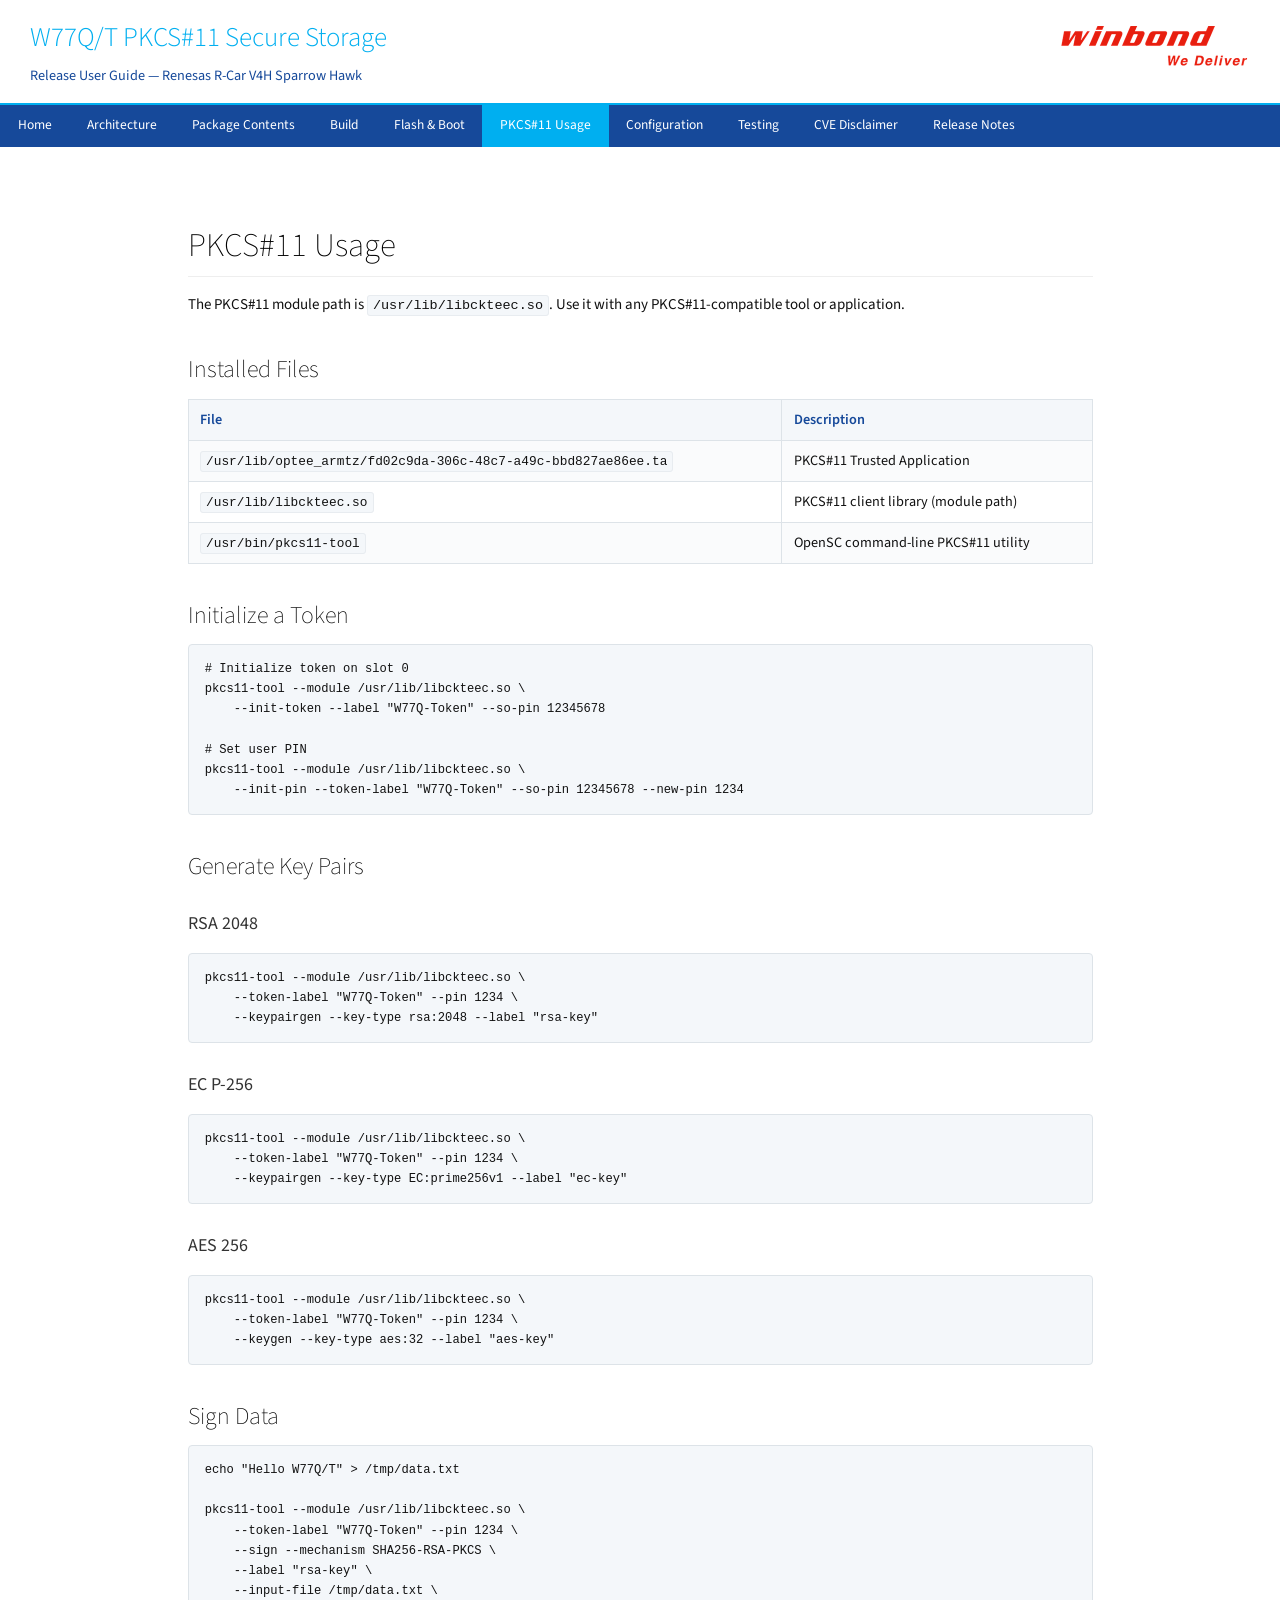
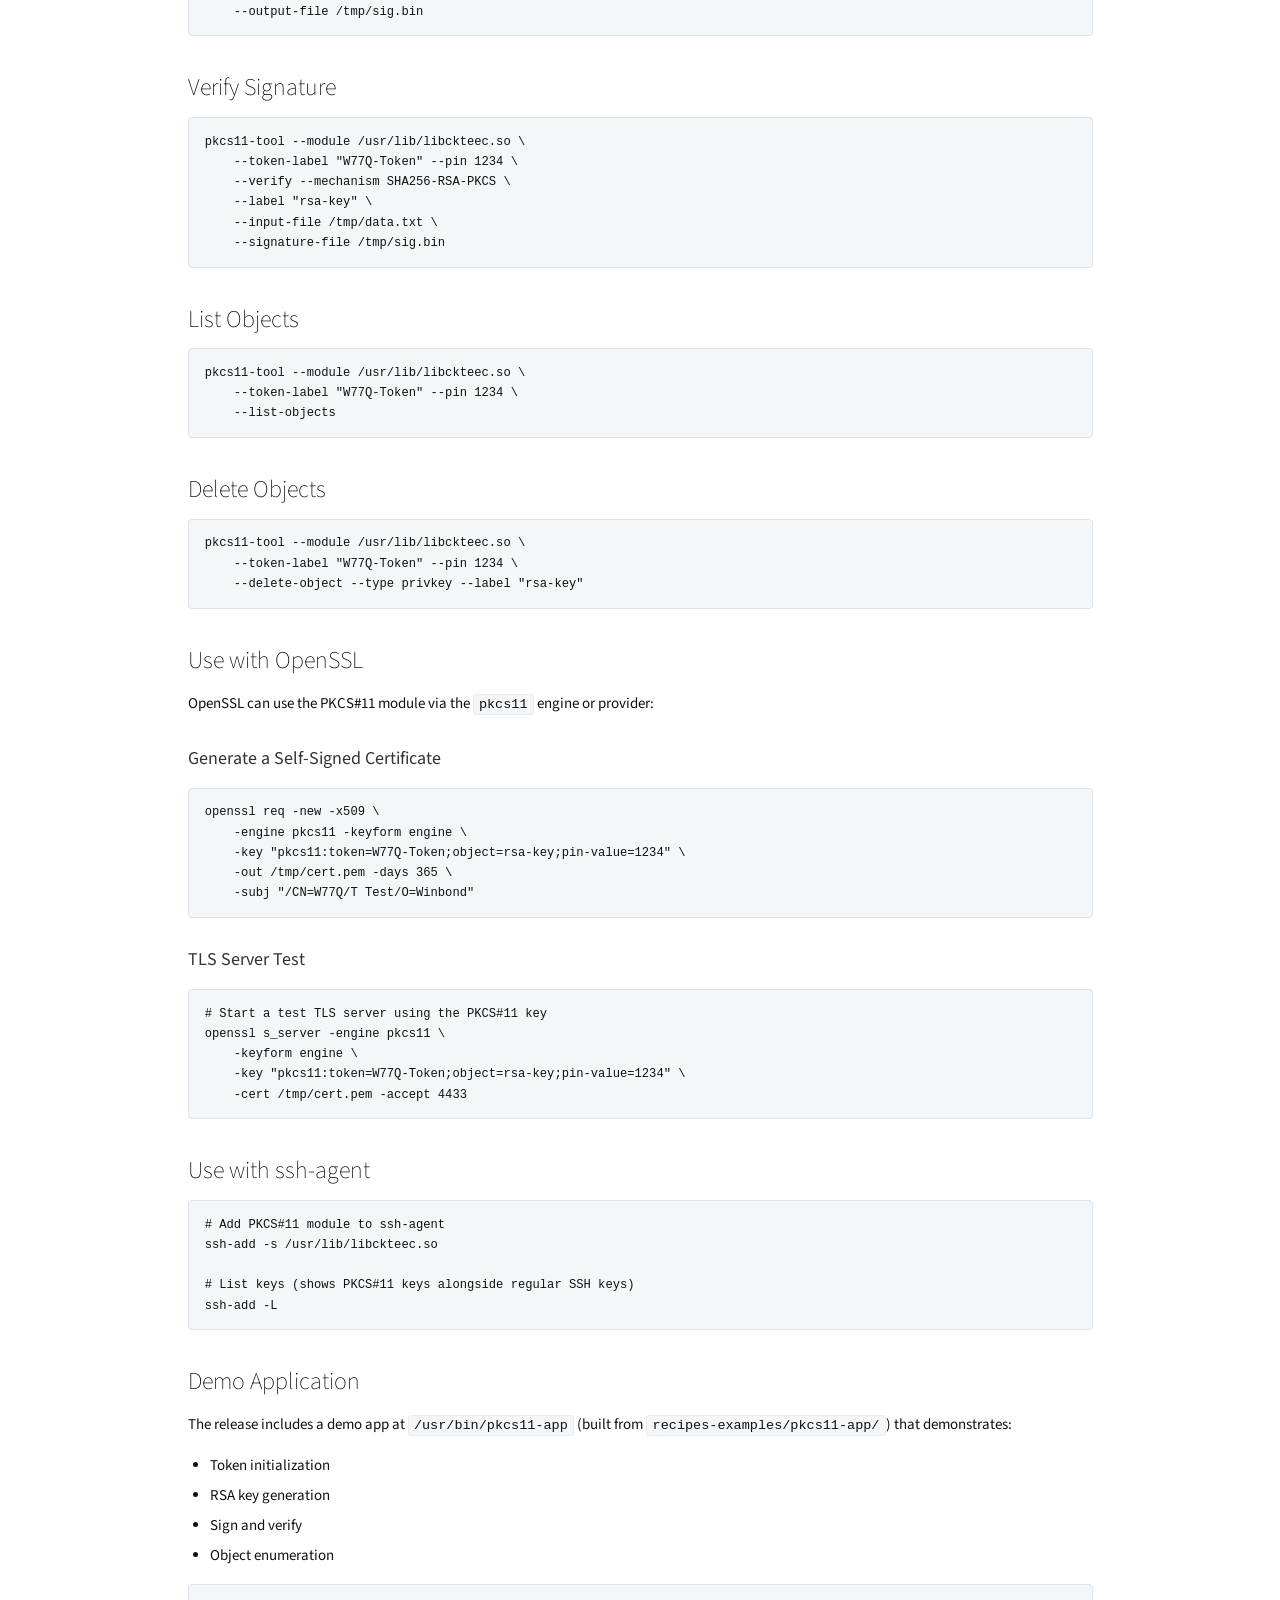
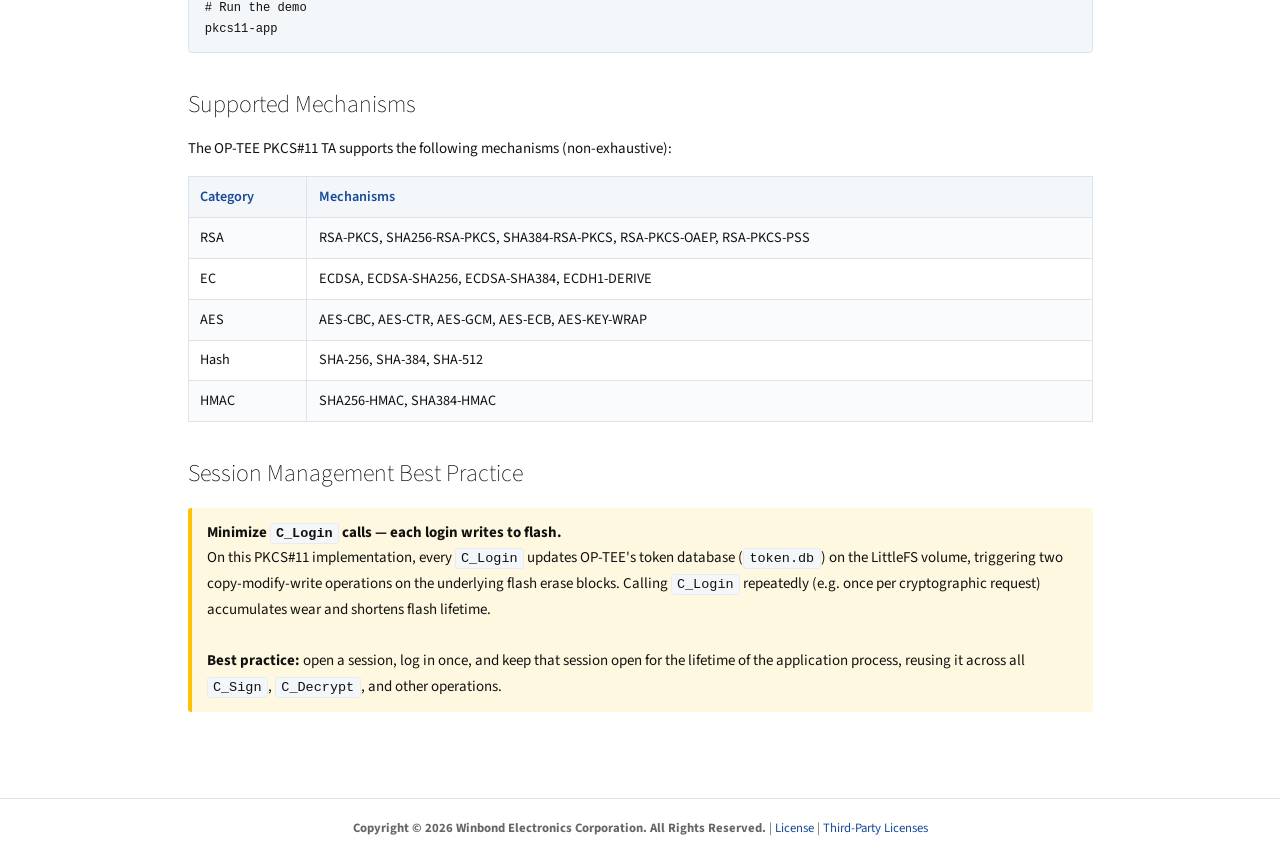
<file: user-guide/pkcs11-usage.html>
<!DOCTYPE html>
<html lang="en">
<head>
<meta charset="UTF-8"/>
<meta name="viewport" content="width=device-width, initial-scale=1"/>
<title>PKCS#11 Usage — W77Q/T PKCS#11</title>
<link href="style.css" rel="stylesheet" type="text/css"/>
</head>
<body>

<div id="titlearea">
    <div>
        <div id="projectname">W77Q/T PKCS#11 Secure Storage</div>
        <div id="projectbrief">Release User Guide — Renesas R-Car V4H Sparrow Hawk</div>
    </div>
    <div id="projectlogo"><img alt="Winbond" src="winbond_logo.png"/></div>
</div>

<div id="nav-bar">
    <a href="index.html">Home</a>
    <a href="architecture.html">Architecture</a>
    <a href="package-contents.html">Package Contents</a>
    <a href="build-guide.html">Build</a>
    <a href="flash-and-boot.html">Flash &amp; Boot</a>
    <a href="pkcs11-usage.html" class="active">PKCS#11 Usage</a>
    <a href="provisioning.html">Configuration</a>
    <a href="testing.html">Testing</a>
    <a href="security.html">CVE Disclaimer</a>
    <a href="release-notes.html">Release Notes</a>
</div>

<div class="contents">

<h1>PKCS#11 Usage</h1>

<p>The PKCS#11 module path is <code>/usr/lib/libckteec.so</code>. Use it with any
PKCS#11-compatible tool or application.</p>

<h2>Installed Files</h2>
<table>
<tr><th>File</th><th>Description</th></tr>
<tr><td><code>/usr/lib/optee_armtz/fd02c9da-306c-48c7-a49c-bbd827ae86ee.ta</code></td><td>PKCS#11 Trusted Application</td></tr>
<tr><td><code>/usr/lib/libckteec.so</code></td><td>PKCS#11 client library (module path)</td></tr>
<tr><td><code>/usr/bin/pkcs11-tool</code></td><td>OpenSC command-line PKCS#11 utility</td></tr>
</table>

<h2>Initialize a Token</h2>
<pre><code># Initialize token on slot 0
pkcs11-tool --module /usr/lib/libckteec.so \
    --init-token --label "W77Q-Token" --so-pin 12345678

# Set user PIN
pkcs11-tool --module /usr/lib/libckteec.so \
    --init-pin --token-label "W77Q-Token" --so-pin 12345678 --new-pin 1234</code></pre>

<h2>Generate Key Pairs</h2>

<h3>RSA 2048</h3>
<pre><code>pkcs11-tool --module /usr/lib/libckteec.so \
    --token-label "W77Q-Token" --pin 1234 \
    --keypairgen --key-type rsa:2048 --label "rsa-key"</code></pre>

<h3>EC P-256</h3>
<pre><code>pkcs11-tool --module /usr/lib/libckteec.so \
    --token-label "W77Q-Token" --pin 1234 \
    --keypairgen --key-type EC:prime256v1 --label "ec-key"</code></pre>

<h3>AES 256</h3>
<pre><code>pkcs11-tool --module /usr/lib/libckteec.so \
    --token-label "W77Q-Token" --pin 1234 \
    --keygen --key-type aes:32 --label "aes-key"</code></pre>

<h2>Sign Data</h2>
<pre><code>echo "Hello W77Q/T" > /tmp/data.txt

pkcs11-tool --module /usr/lib/libckteec.so \
    --token-label "W77Q-Token" --pin 1234 \
    --sign --mechanism SHA256-RSA-PKCS \
    --label "rsa-key" \
    --input-file /tmp/data.txt \
    --output-file /tmp/sig.bin</code></pre>

<h2>Verify Signature</h2>
<pre><code>pkcs11-tool --module /usr/lib/libckteec.so \
    --token-label "W77Q-Token" --pin 1234 \
    --verify --mechanism SHA256-RSA-PKCS \
    --label "rsa-key" \
    --input-file /tmp/data.txt \
    --signature-file /tmp/sig.bin</code></pre>

<h2>List Objects</h2>
<pre><code>pkcs11-tool --module /usr/lib/libckteec.so \
    --token-label "W77Q-Token" --pin 1234 \
    --list-objects</code></pre>

<h2>Delete Objects</h2>
<pre><code>pkcs11-tool --module /usr/lib/libckteec.so \
    --token-label "W77Q-Token" --pin 1234 \
    --delete-object --type privkey --label "rsa-key"</code></pre>

<h2>Use with OpenSSL</h2>
<p>OpenSSL can use the PKCS#11 module via the <code>pkcs11</code> engine or provider:</p>

<h3>Generate a Self-Signed Certificate</h3>
<pre><code>openssl req -new -x509 \
    -engine pkcs11 -keyform engine \
    -key "pkcs11:token=W77Q-Token;object=rsa-key;pin-value=1234" \
    -out /tmp/cert.pem -days 365 \
    -subj "/CN=W77Q/T Test/O=Winbond"</code></pre>

<h3>TLS Server Test</h3>
<pre><code># Start a test TLS server using the PKCS#11 key
openssl s_server -engine pkcs11 \
    -keyform engine \
    -key "pkcs11:token=W77Q-Token;object=rsa-key;pin-value=1234" \
    -cert /tmp/cert.pem -accept 4433</code></pre>

<h2>Use with ssh-agent</h2>
<pre><code># Add PKCS#11 module to ssh-agent
ssh-add -s /usr/lib/libckteec.so

# List keys (shows PKCS#11 keys alongside regular SSH keys)
ssh-add -L</code></pre>

<h2>Demo Application</h2>
<p>The release includes a demo app at <code>/usr/bin/pkcs11-app</code> (built from
<code>recipes-examples/pkcs11-app/</code>) that demonstrates:</p>
<ul>
    <li>Token initialization</li>
    <li>RSA key generation</li>
    <li>Sign and verify</li>
    <li>Object enumeration</li>
</ul>
<pre><code># Run the demo
pkcs11-app</code></pre>

<h2>Supported Mechanisms</h2>
<p>The OP-TEE PKCS#11 TA supports the following mechanisms (non-exhaustive):</p>
<table>
<tr><th>Category</th><th>Mechanisms</th></tr>
<tr><td>RSA</td><td>RSA-PKCS, SHA256-RSA-PKCS, SHA384-RSA-PKCS, RSA-PKCS-OAEP, RSA-PKCS-PSS</td></tr>
<tr><td>EC</td><td>ECDSA, ECDSA-SHA256, ECDSA-SHA384, ECDH1-DERIVE</td></tr>
<tr><td>AES</td><td>AES-CBC, AES-CTR, AES-GCM, AES-ECB, AES-KEY-WRAP</td></tr>
<tr><td>Hash</td><td>SHA-256, SHA-384, SHA-512</td></tr>
<tr><td>HMAC</td><td>SHA256-HMAC, SHA384-HMAC</td></tr>
</table>

<h2>Session Management Best Practice</h2>
<div class="note">
<strong>Minimize <code>C_Login</code> calls — each login writes to flash.</strong><br/>
On this PKCS#11 implementation, every <code>C_Login</code> updates OP-TEE's token database
(<code>token.db</code>) on the LittleFS volume, triggering two
copy-modify-write operations on the underlying flash erase blocks.  Calling <code>C_Login</code> repeatedly (e.g. once per
cryptographic request) accumulates wear and shortens flash lifetime.<br/><br/>
<strong>Best practice:</strong> open a session, log in once, and keep that
session open for the lifetime of the application process, reusing it across
all <code>C_Sign</code>, <code>C_Decrypt</code>, and other operations.
</div>

</div><!-- contents -->

<div id="footer">
    <strong>Copyright &copy; 2026 Winbond Electronics Corporation. All Rights Reserved.</strong>
    | <a href="License.txt">License</a>
    | <a href="ThirdPartyLicenses.txt">Third-Party Licenses</a>
</div>

</body>
</html>
</file>
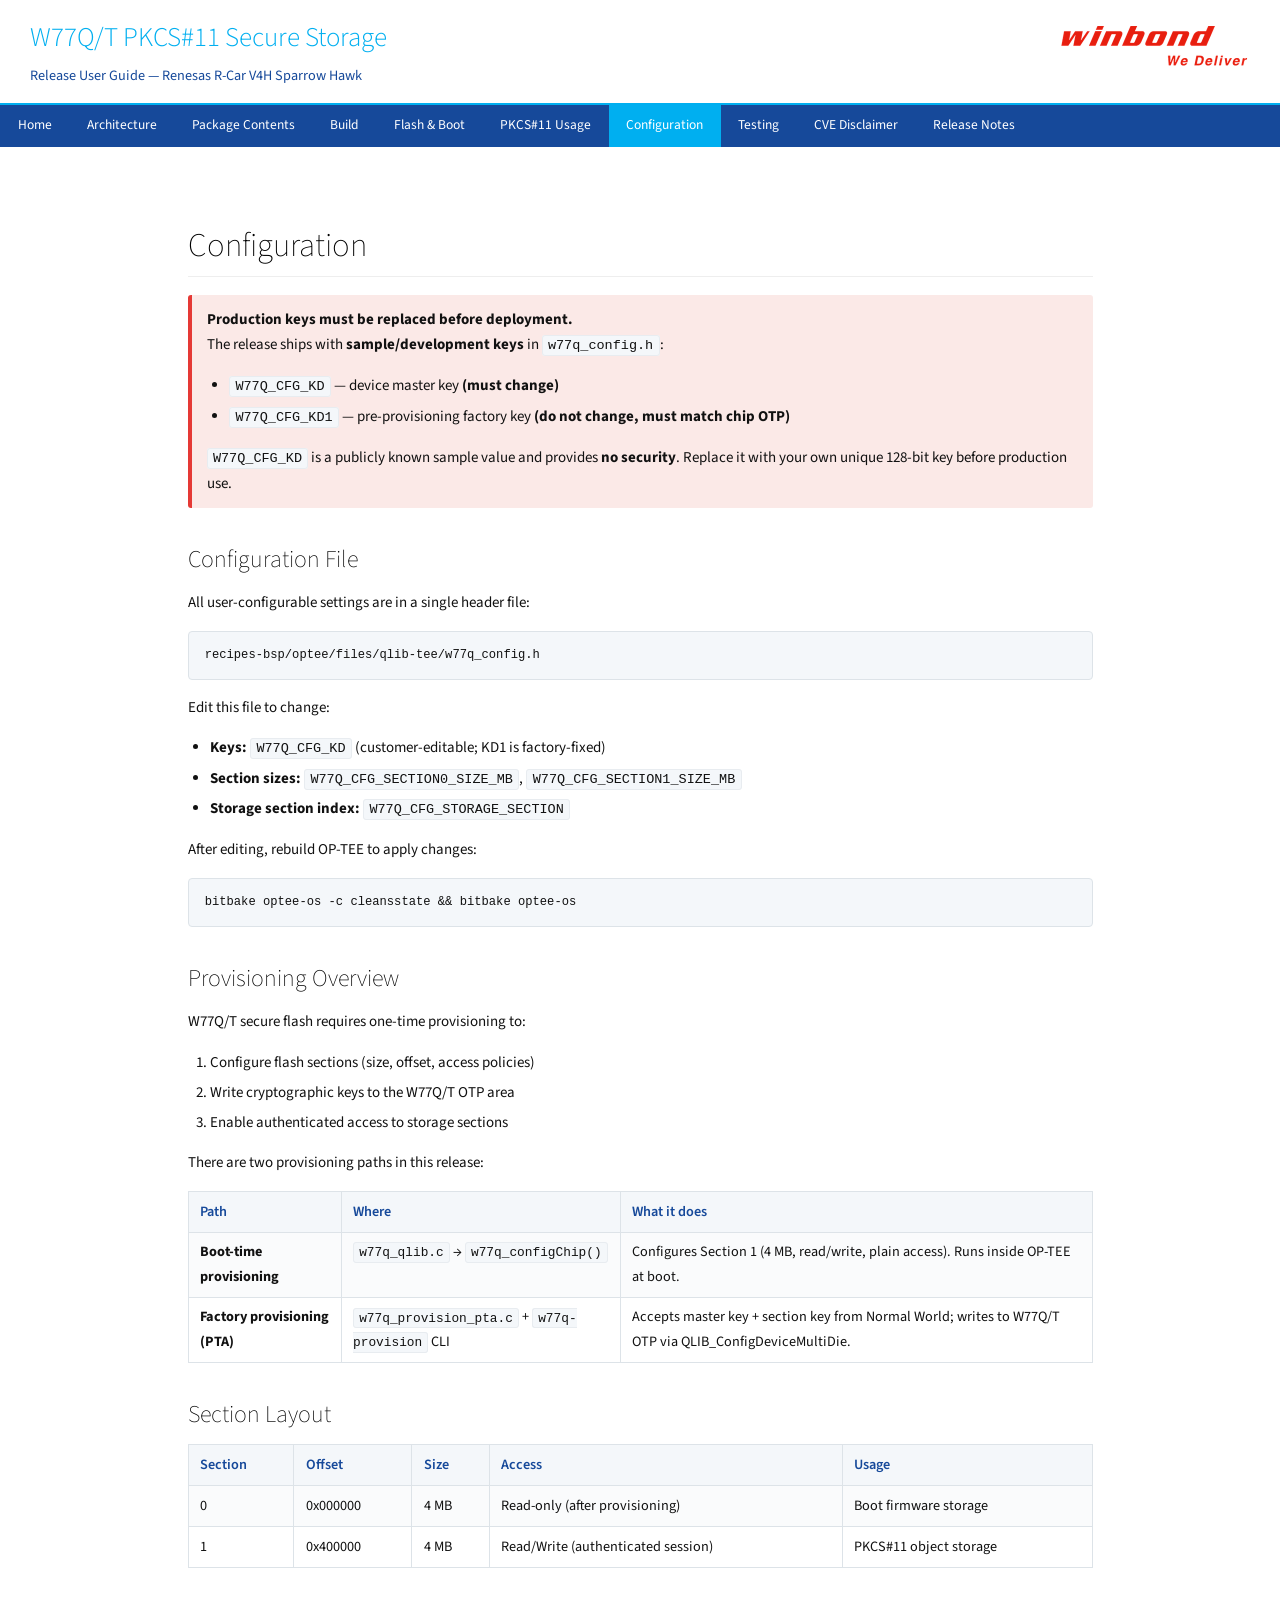
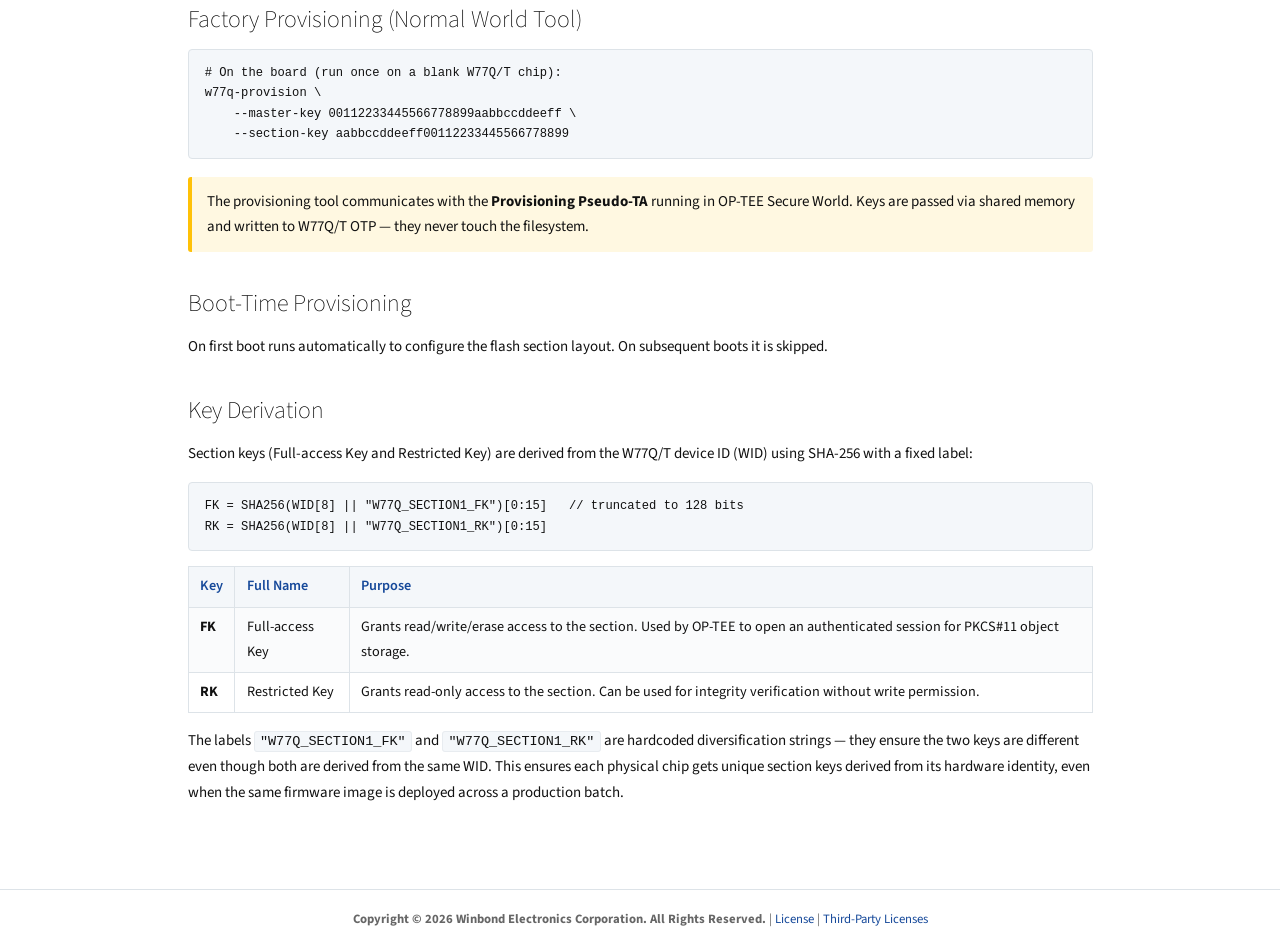
<file: user-guide/provisioning.html>
<!DOCTYPE html>
<html lang="en">
<head>
<meta charset="UTF-8"/>
<meta name="viewport" content="width=device-width, initial-scale=1"/>
<title>Configuration — W77Q/T PKCS#11</title>
<link href="style.css" rel="stylesheet" type="text/css"/>
</head>
<body>

<div id="titlearea">
    <div>
        <div id="projectname">W77Q/T PKCS#11 Secure Storage</div>
        <div id="projectbrief">Release User Guide — Renesas R-Car V4H Sparrow Hawk</div>
    </div>
    <div id="projectlogo"><img alt="Winbond" src="winbond_logo.png"/></div>
</div>

<div id="nav-bar">
    <a href="index.html">Home</a>
    <a href="architecture.html">Architecture</a>
    <a href="package-contents.html">Package Contents</a>
    <a href="build-guide.html">Build</a>
    <a href="flash-and-boot.html">Flash &amp; Boot</a>
    <a href="pkcs11-usage.html">PKCS#11 Usage</a>
    <a href="provisioning.html" class="active">Configuration</a>
    <a href="testing.html">Testing</a>
    <a href="security.html">CVE Disclaimer</a>
    <a href="release-notes.html">Release Notes</a>
</div>

<div class="contents">

<h1>Configuration</h1>

<div class="warning">
<strong>Production keys must be replaced before deployment.</strong><br/>
The release ships with <strong>sample/development keys</strong> in
<code>w77q_config.h</code>:
<ul>
    <li><code>W77Q_CFG_KD</code> — device master key <strong>(must change)</strong></li>
    <li><code>W77Q_CFG_KD1</code> — pre-provisioning factory key <strong>(do not change, must match chip OTP)</strong></li>
</ul>
<code>W77Q_CFG_KD</code> is a publicly known sample value and provides <strong>no security</strong>.
Replace it with your own unique 128-bit key before production use.
</div>

<h2>Configuration File</h2>
<p>All user-configurable settings are in a single header file:</p>
<pre><code>recipes-bsp/optee/files/qlib-tee/w77q_config.h</code></pre>
<p>Edit this file to change:</p>
<ul>
    <li><strong>Keys:</strong> <code>W77Q_CFG_KD</code> (customer-editable; KD1 is factory-fixed)</li>
    <li><strong>Section sizes:</strong> <code>W77Q_CFG_SECTION0_SIZE_MB</code>, <code>W77Q_CFG_SECTION1_SIZE_MB</code></li>
    <li><strong>Storage section index:</strong> <code>W77Q_CFG_STORAGE_SECTION</code></li>
</ul>
<p>After editing, rebuild OP-TEE to apply changes:</p>
<pre><code>bitbake optee-os -c cleansstate && bitbake optee-os</code></pre>

<h2>Provisioning Overview</h2>
<p>W77Q/T secure flash requires one-time provisioning to:</p>
<ol>
    <li>Configure flash sections (size, offset, access policies)</li>
    <li>Write cryptographic keys to the W77Q/T OTP area</li>
    <li>Enable authenticated access to storage sections</li>
</ol>

<p>There are two provisioning paths in this release:</p>
<table>
<tr><th>Path</th><th>Where</th><th>What it does</th></tr>
<tr>
    <td><strong>Boot-time provisioning</strong></td>
    <td><code>w77q_qlib.c</code> → <code>w77q_configChip()</code></td>
    <td>Configures Section 1 (4 MB, read/write, plain access). Runs inside OP-TEE at boot.</td>
</tr>
<tr>
    <td><strong>Factory provisioning (PTA)</strong></td>
    <td><code>w77q_provision_pta.c</code> + <code>w77q-provision</code> CLI</td>
    <td>Accepts master key + section key from Normal World; writes to W77Q/T OTP via QLIB_ConfigDeviceMultiDie.</td>
</tr>
</table>

<h2>Section Layout</h2>
<table>
<tr><th>Section</th><th>Offset</th><th>Size</th><th>Access</th><th>Usage</th></tr>
<tr><td>0</td><td>0x000000</td><td>4 MB</td><td>Read-only (after provisioning)</td><td>Boot firmware storage</td></tr>
<tr><td>1</td><td>0x400000</td><td>4 MB</td><td>Read/Write (authenticated session)</td><td>PKCS#11 object storage</td></tr>
</table>

<h2>Factory Provisioning (Normal World Tool)</h2>
<pre><code># On the board (run once on a blank W77Q/T chip):
w77q-provision \
    --master-key 00112233445566778899aabbccddeeff \
    --section-key aabbccddeeff00112233445566778899</code></pre>

<div class="note">
The provisioning tool communicates with the <strong>Provisioning Pseudo-TA</strong>
running in OP-TEE Secure World. Keys are passed via shared memory and written
to W77Q/T OTP — they never touch the filesystem.
</div>

<h2>Boot-Time Provisioning</h2>

<p>On first boot runs automatically to configure the flash section layout.
On subsequent boots it is skipped.</p>

<h2>Key Derivation</h2>
<p>Section keys (Full-access Key and Restricted Key) are derived from the
W77Q/T device ID (WID) using SHA-256 with a fixed label:</p>
<pre><code>FK = SHA256(WID[8] || "W77Q_SECTION1_FK")[0:15]   // truncated to 128 bits
RK = SHA256(WID[8] || "W77Q_SECTION1_RK")[0:15]</code></pre>
<table>
<tr><th>Key</th><th>Full Name</th><th>Purpose</th></tr>
<tr><td><strong>FK</strong></td><td>Full-access Key</td><td>Grants read/write/erase access to the section. Used by OP-TEE to open an authenticated session for PKCS#11 object storage.</td></tr>
<tr><td><strong>RK</strong></td><td>Restricted Key</td><td>Grants read-only access to the section. Can be used for integrity verification without write permission.</td></tr>
</table>
<p>The labels <code>"W77Q_SECTION1_FK"</code> and <code>"W77Q_SECTION1_RK"</code>
are hardcoded diversification strings — they ensure the two keys are different
even though both are derived from the same WID. This ensures each physical chip
gets unique section keys derived from its hardware identity, even when the same
firmware image is deployed across a production batch.</p>

</div><!-- contents -->

<div id="footer">
    <strong>Copyright &copy; 2026 Winbond Electronics Corporation. All Rights Reserved.</strong>
    | <a href="License.txt">License</a>
    | <a href="ThirdPartyLicenses.txt">Third-Party Licenses</a>
</div>

</body>
</html>
</file>
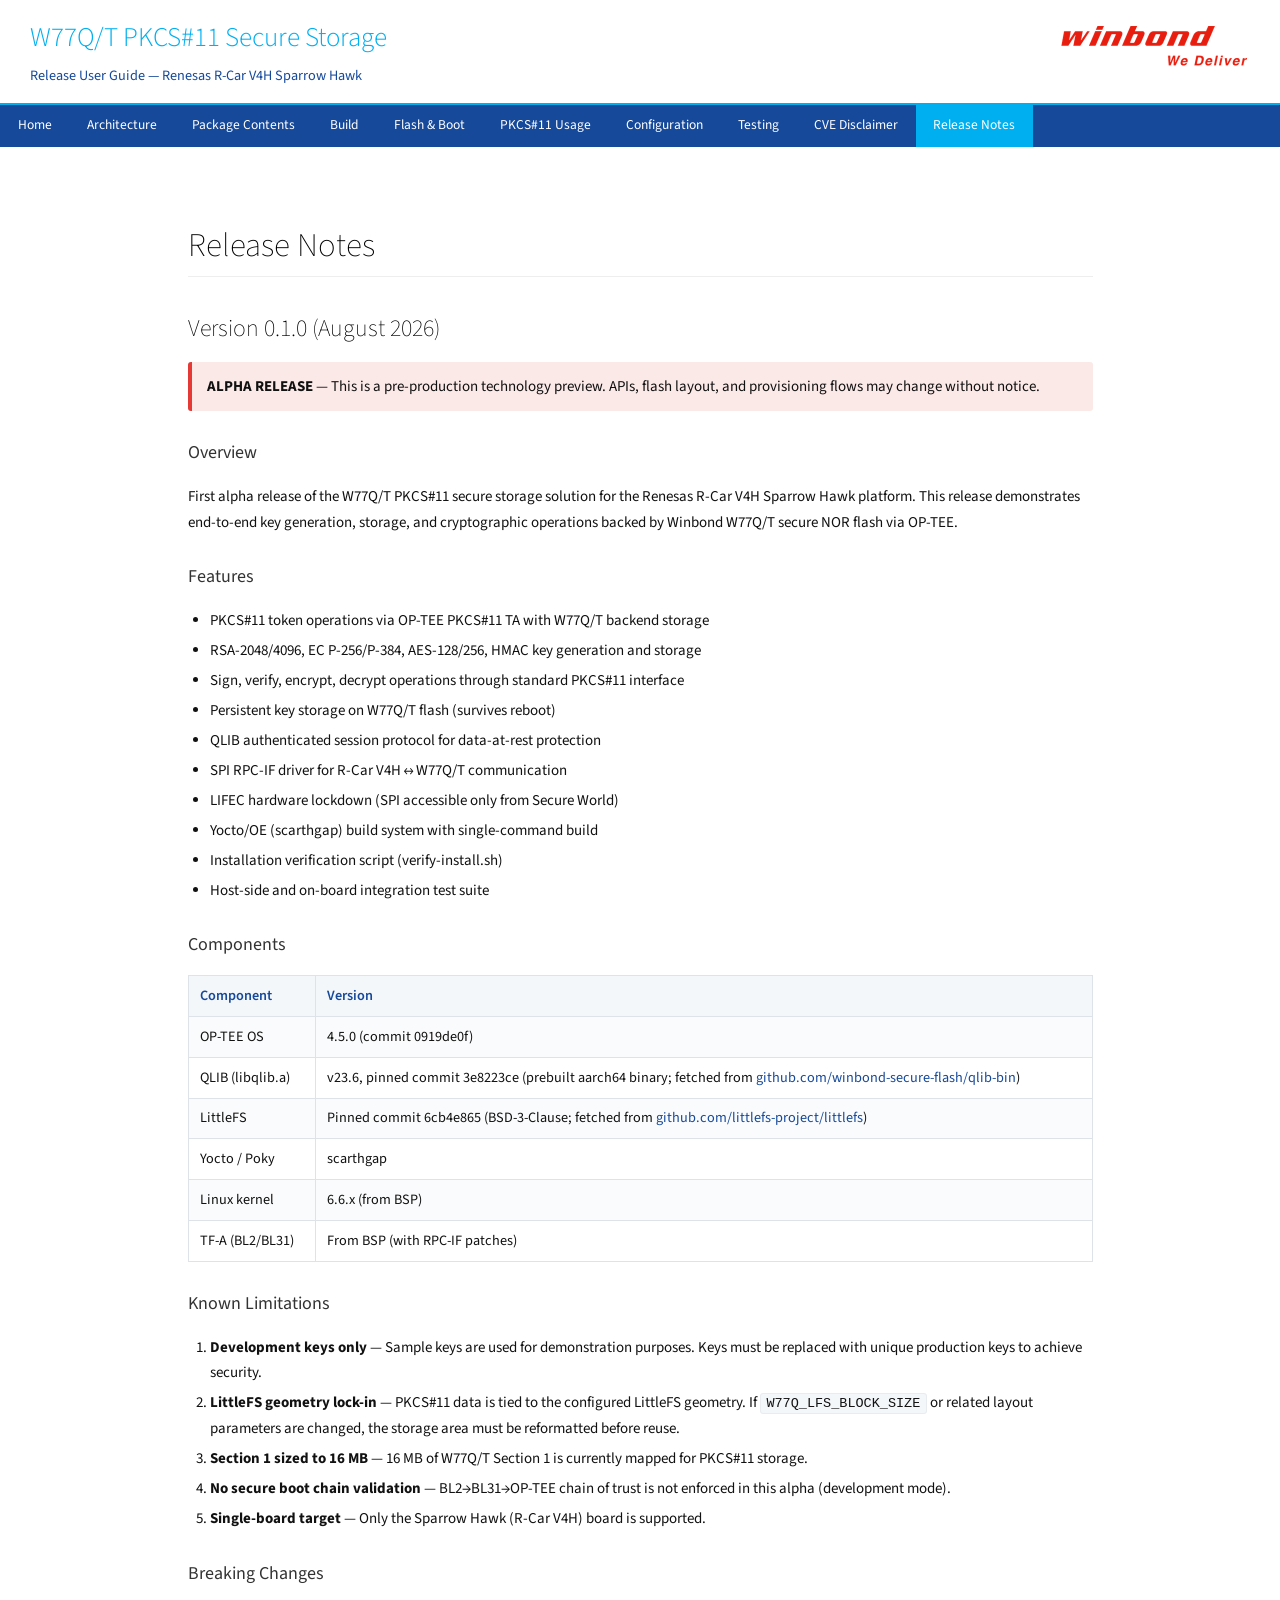
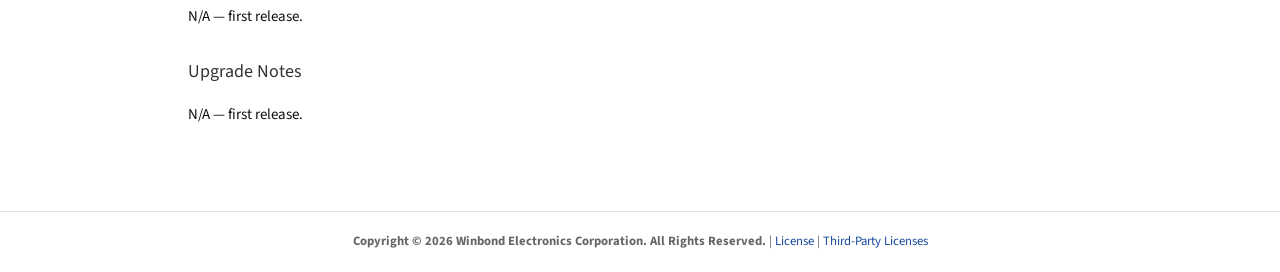
<file: user-guide/release-notes.html>
<!DOCTYPE html>
<html lang="en">
<head>
<meta charset="UTF-8"/>
<meta name="viewport" content="width=device-width, initial-scale=1"/>
<title>Release Notes — W77Q/T PKCS#11</title>
<link href="style.css" rel="stylesheet" type="text/css"/>
</head>
<body>

<div id="titlearea">
    <div>
        <div id="projectname">W77Q/T PKCS#11 Secure Storage</div>
        <div id="projectbrief">Release User Guide — Renesas R-Car V4H Sparrow Hawk</div>
    </div>
    <div id="projectlogo"><img alt="Winbond" src="winbond_logo.png"/></div>
</div>

<div id="nav-bar">
    <a href="index.html">Home</a>
    <a href="architecture.html">Architecture</a>
    <a href="package-contents.html">Package Contents</a>
    <a href="build-guide.html">Build</a>
    <a href="flash-and-boot.html">Flash &amp; Boot</a>
    <a href="pkcs11-usage.html">PKCS#11 Usage</a>
    <a href="provisioning.html">Configuration</a>
    <a href="testing.html">Testing</a>
    <a href="security.html">CVE Disclaimer</a>
    <a href="release-notes.html" class="active">Release Notes</a>
</div>

<div class="contents">

<h1>Release Notes</h1>

<h2>Version 0.1.0 (August 2026)</h2>

<div class="warning">
<strong>ALPHA RELEASE</strong> — This is a pre-production technology preview.
APIs, flash layout, and provisioning flows may change without notice.
</div>

<h3>Overview</h3>
<p>First alpha release of the W77Q/T PKCS#11 secure storage solution for the
Renesas R-Car V4H Sparrow Hawk platform. This release demonstrates end-to-end
key generation, storage, and cryptographic operations backed by Winbond W77Q/T
secure NOR flash via OP-TEE.</p>

<h3>Features</h3>
<ul>
    <li>PKCS#11 token operations via OP-TEE PKCS#11 TA with W77Q/T backend storage</li>
    <li>RSA-2048/4096, EC P-256/P-384, AES-128/256, HMAC key generation and storage</li>
    <li>Sign, verify, encrypt, decrypt operations through standard PKCS#11 interface</li>
    <li>Persistent key storage on W77Q/T flash (survives reboot)</li>
    <li>QLIB authenticated session protocol for data-at-rest protection</li>
    <li>SPI RPC-IF driver for R-Car V4H ↔ W77Q/T communication</li>
    <li>LIFEC hardware lockdown (SPI accessible only from Secure World)</li>
    <li>Yocto/OE (scarthgap) build system with single-command build</li>
    <li>Installation verification script (verify-install.sh)</li>
    <li>Host-side and on-board integration test suite</li>
</ul>

<h3>Components</h3>
<table>
<tr><th>Component</th><th>Version</th></tr>
<tr><td>OP-TEE OS</td><td>4.5.0 (commit 0919de0f)</td></tr>
<tr><td>QLIB (libqlib.a)</td><td>v23.6, pinned commit 3e8223ce (prebuilt aarch64 binary; fetched from <a href="https://github.com/winbond-secure-flash/qlib-bin">github.com/winbond-secure-flash/qlib-bin</a>)</td></tr>
<tr><td>LittleFS</td><td>Pinned commit 6cb4e865 (BSD-3-Clause; fetched from <a href="https://github.com/littlefs-project/littlefs">github.com/littlefs-project/littlefs</a>)</td></tr>
<tr><td>Yocto / Poky</td><td>scarthgap</td></tr>
<tr><td>Linux kernel</td><td>6.6.x (from BSP)</td></tr>
<tr><td>TF-A (BL2/BL31)</td><td>From BSP (with RPC-IF patches)</td></tr>
</table>

<h3>Known Limitations</h3>
<ol>
    <li><strong>Development keys only</strong> — Sample keys are used for demonstration purposes.
        Keys must be replaced with unique production keys to achieve security.</li>
    <li><strong>LittleFS geometry lock-in</strong> — PKCS#11 data is tied to the configured
        LittleFS geometry. If <code>W77Q_LFS_BLOCK_SIZE</code> or related layout parameters are
        changed, the storage area must be reformatted before reuse.</li>
    <li><strong>Section 1 sized to 16 MB</strong> — 16 MB of W77Q/T Section 1 is currently
        mapped for PKCS#11 storage.</li>
    <li><strong>No secure boot chain validation</strong> — BL2→BL31→OP-TEE chain of trust is
        not enforced in this alpha (development mode).</li>
    <li><strong>Single-board target</strong> — Only the Sparrow Hawk (R-Car V4H) board is supported.</li>
</ol>

<h3>Breaking Changes</h3>
<p>N/A — first release.</p>

<h3>Upgrade Notes</h3>
<p>N/A — first release.</p>

</div><!-- contents -->

<div id="footer">
    <strong>Copyright &copy; 2026 Winbond Electronics Corporation. All Rights Reserved.</strong>
    | <a href="License.txt">License</a>
    | <a href="ThirdPartyLicenses.txt">Third-Party Licenses</a>
</div>

</body>
</html>
</file>
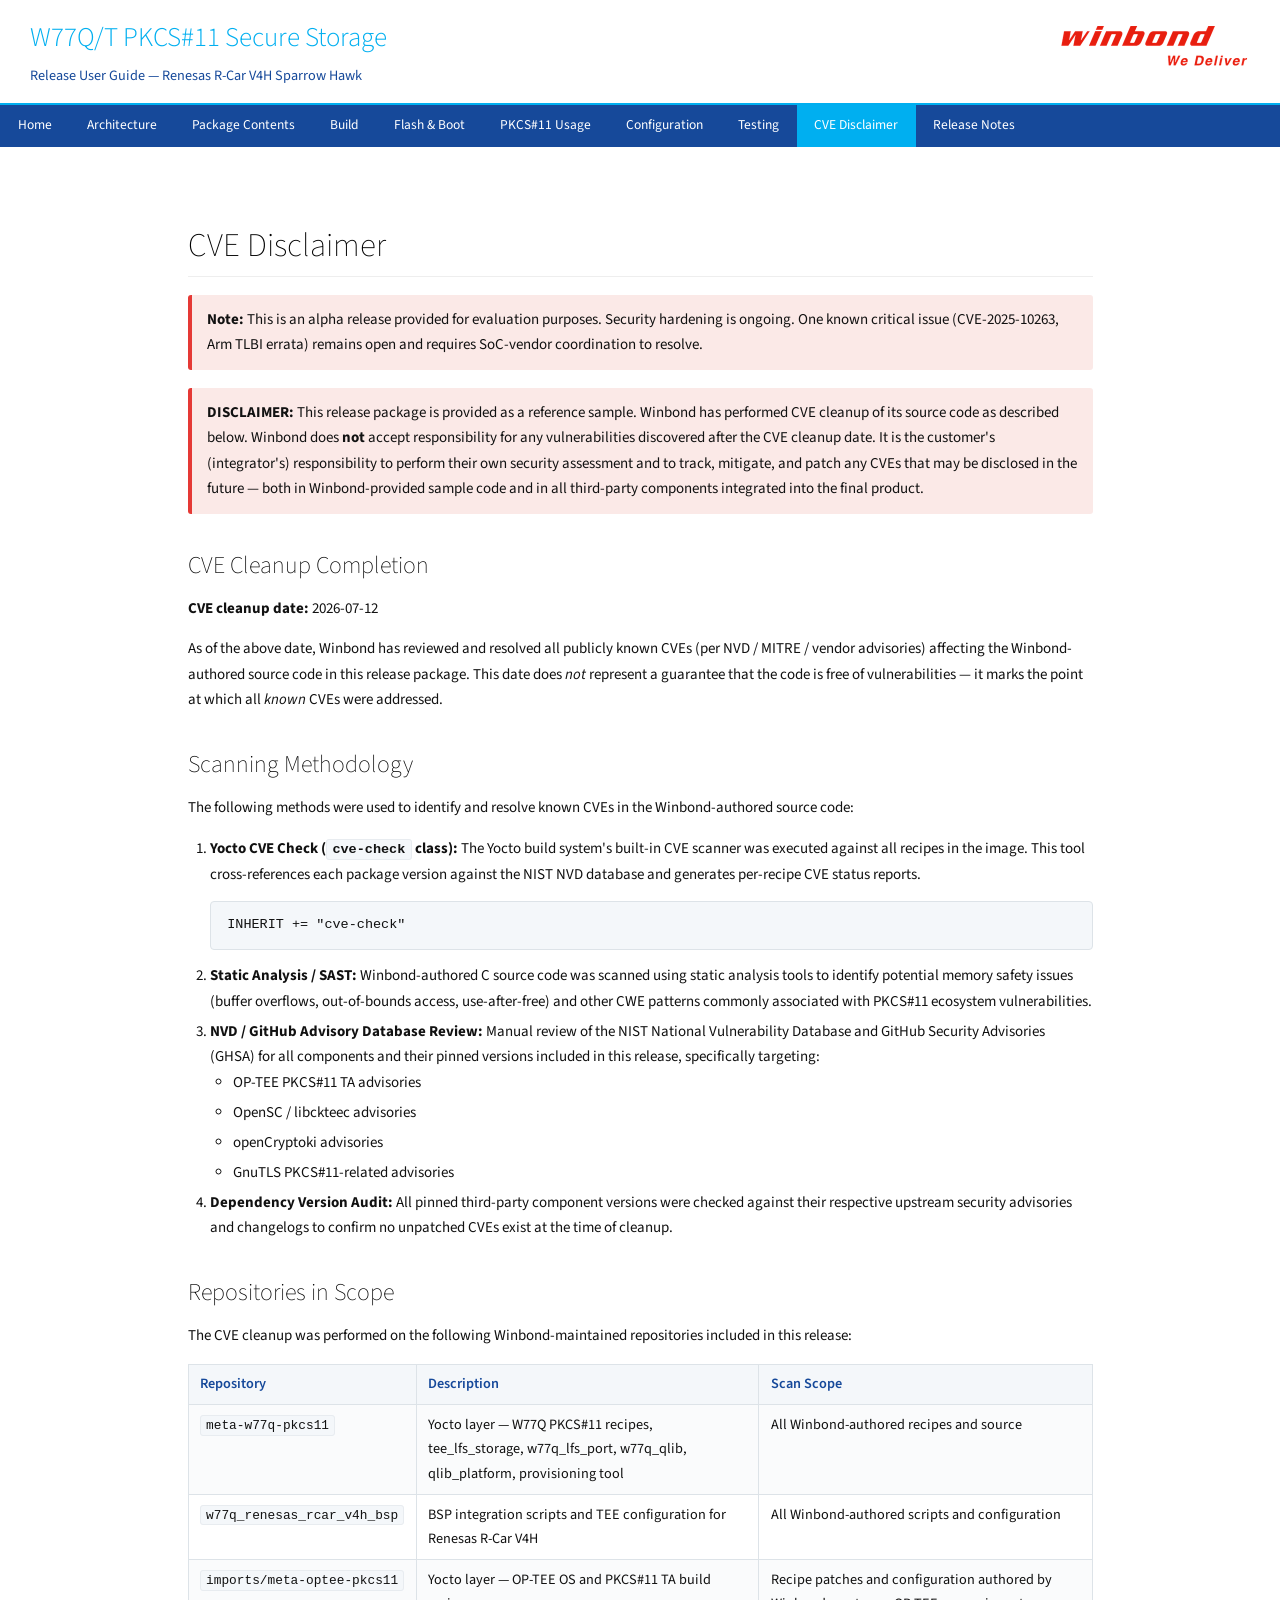
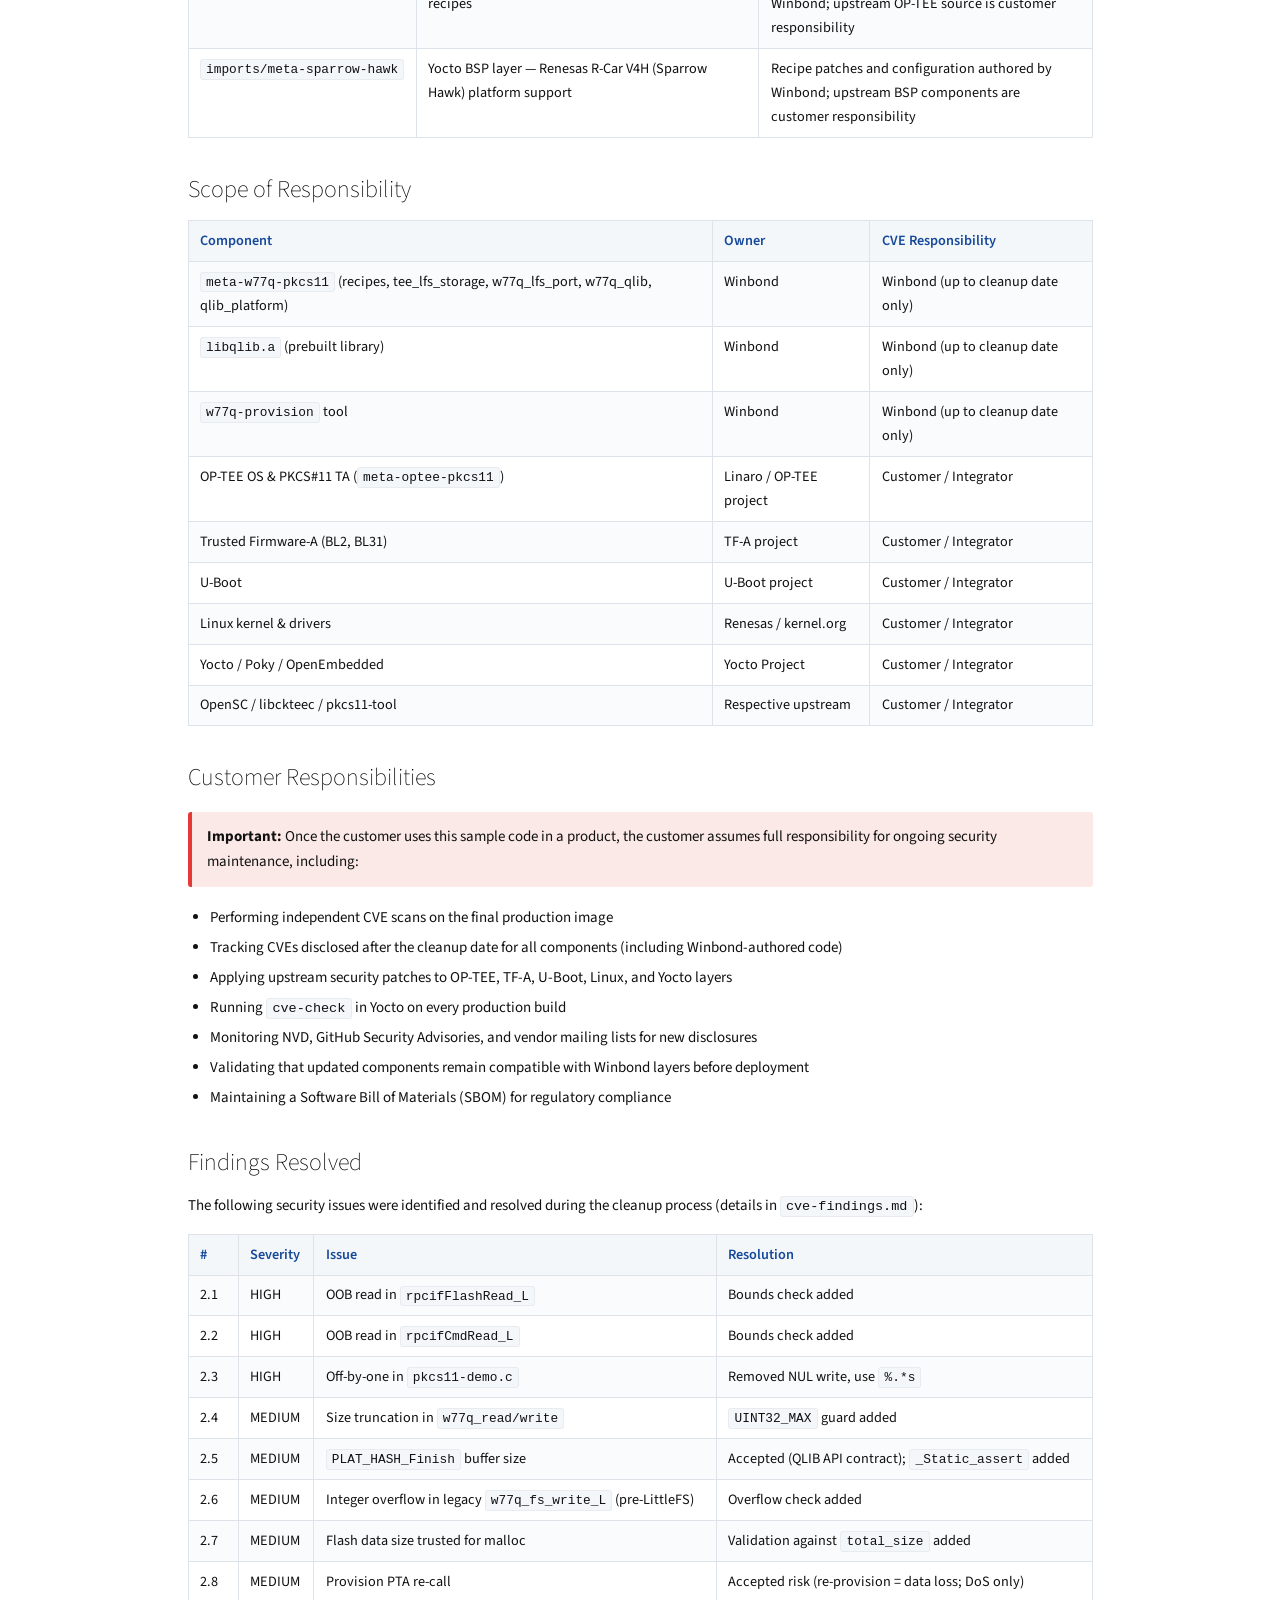
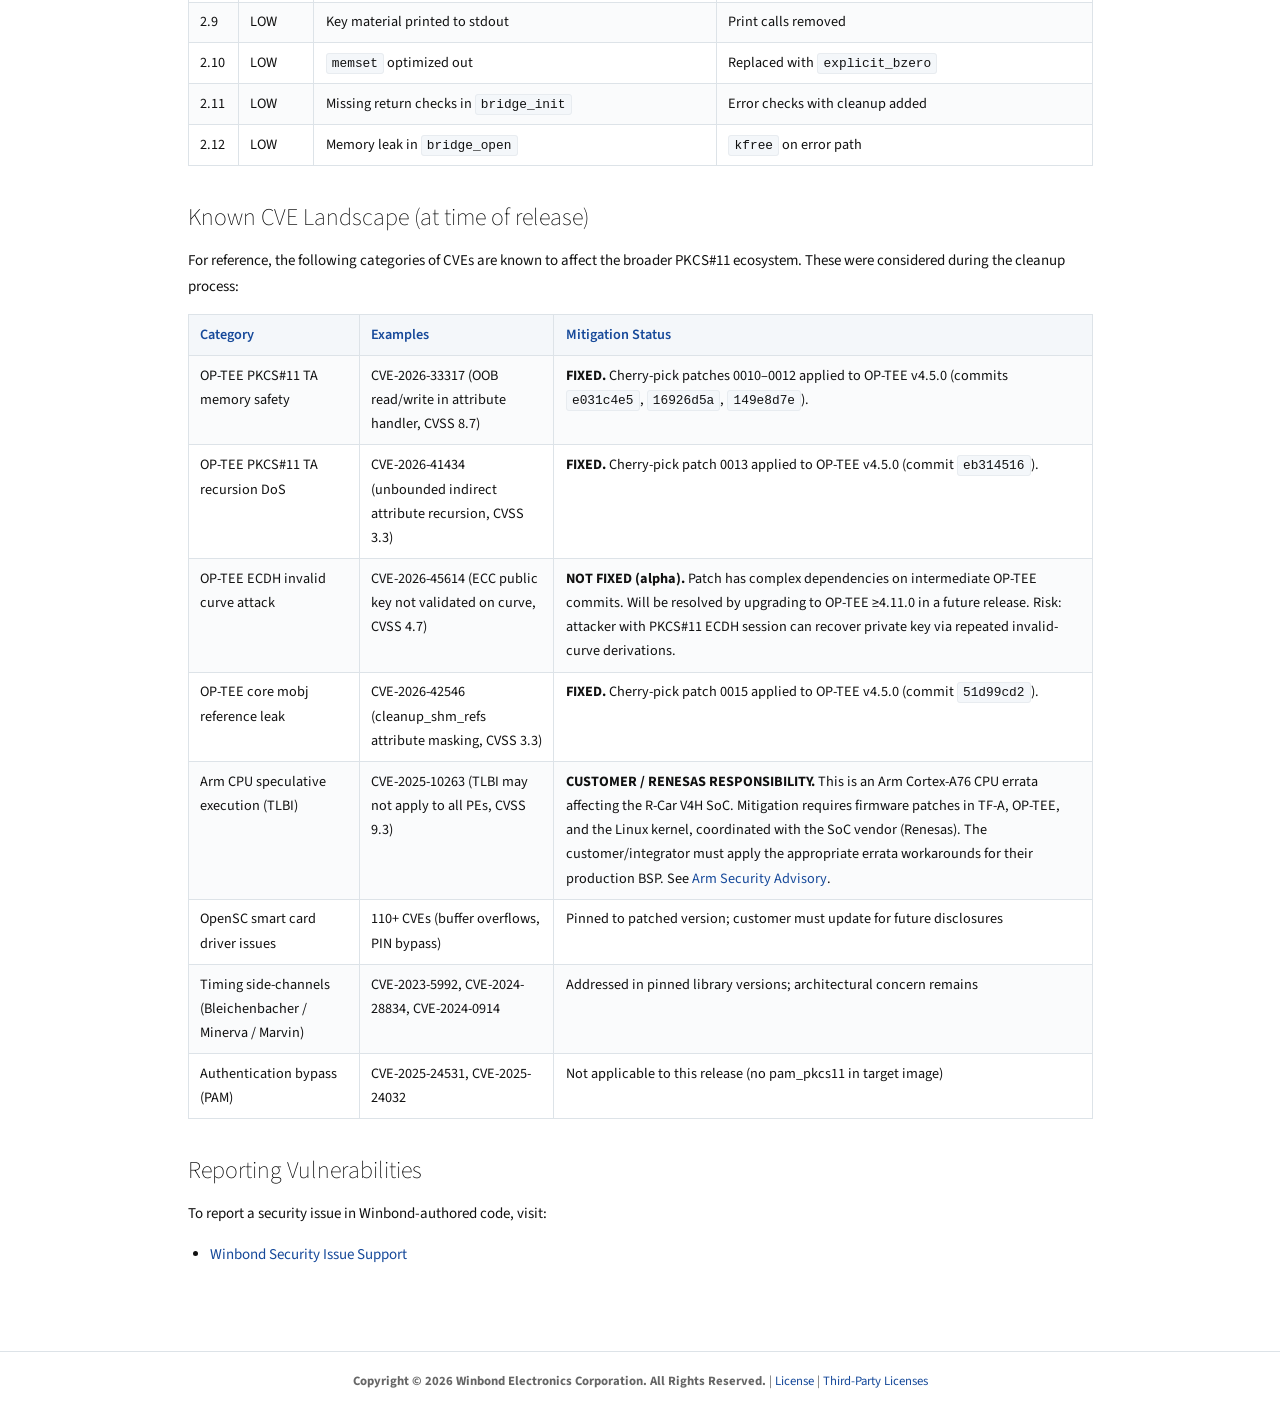
<file: user-guide/security.html>
<!DOCTYPE html>
<html lang="en">
<head>
<meta charset="UTF-8"/>
<meta name="viewport" content="width=device-width, initial-scale=1"/>
<title>CVE Disclaimer — W77Q/T PKCS#11</title>
<link href="style.css" rel="stylesheet" type="text/css"/>
</head>
<body>

<div id="titlearea">
    <div>
        <div id="projectname">W77Q/T PKCS#11 Secure Storage</div>
        <div id="projectbrief">Release User Guide — Renesas R-Car V4H Sparrow Hawk</div>
    </div>
    <div id="projectlogo"><img alt="Winbond" src="winbond_logo.png"/></div>
</div>

<div id="nav-bar">
    <a href="index.html">Home</a>
    <a href="architecture.html">Architecture</a>
    <a href="package-contents.html">Package Contents</a>
    <a href="build-guide.html">Build</a>
    <a href="flash-and-boot.html">Flash &amp; Boot</a>
    <a href="pkcs11-usage.html">PKCS#11 Usage</a>
    <a href="provisioning.html">Configuration</a>
    <a href="testing.html">Testing</a>
    <a href="security.html" class="active">CVE Disclaimer</a>
    <a href="release-notes.html">Release Notes</a>
</div>

<div class="contents">

<h1>CVE Disclaimer</h1>

<div class="warning">
<strong>Note:</strong> This is an alpha release provided for evaluation purposes.
Security hardening is ongoing. One known critical issue (CVE-2025-10263, Arm TLBI
errata) remains open and requires SoC-vendor coordination to resolve.
</div>

<div class="warning">
<strong>DISCLAIMER:</strong> This release package is provided as a reference sample.
Winbond has performed CVE cleanup of its source code as described below.
Winbond does <strong>not</strong> accept responsibility for any vulnerabilities
discovered after the CVE cleanup date. It is the customer's (integrator's)
responsibility to perform their own security assessment and to track, mitigate,
and patch any CVEs that may be disclosed in the future — both in Winbond-provided
sample code and in all third-party components integrated into the final product.
</div>

<h2>CVE Cleanup Completion</h2>

<p><strong>CVE cleanup date:</strong> 2026-07-12</p>

<p>As of the above date, Winbond has reviewed and resolved all publicly known CVEs
(per NVD / MITRE / vendor advisories) affecting the Winbond-authored source code
in this release package. This date does <em>not</em> represent a guarantee that
the code is free of vulnerabilities — it marks the point at which all
<em>known</em> CVEs were addressed.</p>

<h2>Scanning Methodology</h2>

<p>The following methods were used to identify and resolve known CVEs in the
Winbond-authored source code:</p>

<ol>
    <li><strong>Yocto CVE Check (<code>cve-check</code> class):</strong>
        The Yocto build system's built-in CVE scanner was executed against all
        recipes in the image. This tool cross-references each package version
        against the NIST NVD database and generates per-recipe CVE status reports.
        <pre>INHERIT += "cve-check"</pre>
    </li>
    <li><strong>Static Analysis / SAST:</strong>
        Winbond-authored C source code was scanned using static analysis tools
        to identify potential memory safety issues (buffer overflows, out-of-bounds
        access, use-after-free) and other CWE patterns commonly associated with
        PKCS#11 ecosystem vulnerabilities.
    </li>
    <li><strong>NVD / GitHub Advisory Database Review:</strong>
        Manual review of the NIST National Vulnerability Database and GitHub
        Security Advisories (GHSA) for all components and their pinned versions
        included in this release, specifically targeting:
        <ul>
            <li>OP-TEE PKCS#11 TA advisories</li>
            <li>OpenSC / libckteec advisories</li>
            <li>openCryptoki advisories</li>
            <li>GnuTLS PKCS#11-related advisories</li>
        </ul>
    </li>
    <li><strong>Dependency Version Audit:</strong>
        All pinned third-party component versions were checked against their
        respective upstream security advisories and changelogs to confirm no
        unpatched CVEs exist at the time of cleanup.
    </li>
</ol>

<h2>Repositories in Scope</h2>

<p>The CVE cleanup was performed on the following Winbond-maintained repositories
included in this release:</p>

<table>
<tr><th>Repository</th><th>Description</th><th>Scan Scope</th></tr>
<tr>
    <td><code>meta-w77q-pkcs11</code></td>
    <td>Yocto layer — W77Q PKCS#11 recipes, tee_lfs_storage, w77q_lfs_port, w77q_qlib, qlib_platform, provisioning tool</td>
    <td>All Winbond-authored recipes and source</td>
</tr>
<tr>
    <td><code>w77q_renesas_rcar_v4h_bsp</code></td>
    <td>BSP integration scripts and TEE configuration for Renesas R-Car V4H</td>
    <td>All Winbond-authored scripts and configuration</td>
</tr>
<tr>
    <td><code>imports/meta-optee-pkcs11</code></td>
    <td>Yocto layer — OP-TEE OS and PKCS#11 TA build recipes</td>
    <td>Recipe patches and configuration authored by Winbond; upstream OP-TEE source is customer responsibility</td>
</tr>
<tr>
    <td><code>imports/meta-sparrow-hawk</code></td>
    <td>Yocto BSP layer — Renesas R-Car V4H (Sparrow Hawk) platform support</td>
    <td>Recipe patches and configuration authored by Winbond; upstream BSP components are customer responsibility</td>
</tr>
</table>

<h2>Scope of Responsibility</h2>

<table>
<tr><th>Component</th><th>Owner</th><th>CVE Responsibility</th></tr>
<tr><td><code>meta-w77q-pkcs11</code> (recipes, tee_lfs_storage, w77q_lfs_port, w77q_qlib, qlib_platform)</td><td>Winbond</td><td>Winbond (up to cleanup date only)</td></tr>
<tr><td><code>libqlib.a</code> (prebuilt library)</td><td>Winbond</td><td>Winbond (up to cleanup date only)</td></tr>
<tr><td><code>w77q-provision</code> tool</td><td>Winbond</td><td>Winbond (up to cleanup date only)</td></tr>
<tr><td>OP-TEE OS &amp; PKCS#11 TA (<code>meta-optee-pkcs11</code>)</td><td>Linaro / OP-TEE project</td><td>Customer / Integrator</td></tr>
<tr><td>Trusted Firmware-A (BL2, BL31)</td><td>TF-A project</td><td>Customer / Integrator</td></tr>
<tr><td>U-Boot</td><td>U-Boot project</td><td>Customer / Integrator</td></tr>
<tr><td>Linux kernel &amp; drivers</td><td>Renesas / kernel.org</td><td>Customer / Integrator</td></tr>
<tr><td>Yocto / Poky / OpenEmbedded</td><td>Yocto Project</td><td>Customer / Integrator</td></tr>
<tr><td>OpenSC / libckteec / pkcs11-tool</td><td>Respective upstream</td><td>Customer / Integrator</td></tr>
</table>

<h2>Customer Responsibilities</h2>

<div class="warning">
<strong>Important:</strong> Once the customer uses this sample code in a product,
the customer assumes full responsibility for ongoing security maintenance, including:
</div>
<ul>
    <li>Performing independent CVE scans on the final production image</li>
    <li>Tracking CVEs disclosed after the cleanup date for all components (including Winbond-authored code)</li>
    <li>Applying upstream security patches to OP-TEE, TF-A, U-Boot, Linux, and Yocto layers</li>
    <li>Running <code>cve-check</code> in Yocto on every production build</li>
    <li>Monitoring NVD, GitHub Security Advisories, and vendor mailing lists for new disclosures</li>
    <li>Validating that updated components remain compatible with Winbond layers before deployment</li>
    <li>Maintaining a Software Bill of Materials (SBOM) for regulatory compliance</li>
</ul>

<h2>Findings Resolved</h2>

<p>The following security issues were identified and resolved during the cleanup process
(details in <code>cve-findings.md</code>):</p>

<table>
<tr><th>#</th><th>Severity</th><th>Issue</th><th>Resolution</th></tr>
<tr><td>2.1</td><td>HIGH</td><td>OOB read in <code>rpcifFlashRead_L</code></td><td>Bounds check added</td></tr>
<tr><td>2.2</td><td>HIGH</td><td>OOB read in <code>rpcifCmdRead_L</code></td><td>Bounds check added</td></tr>
<tr><td>2.3</td><td>HIGH</td><td>Off-by-one in <code>pkcs11-demo.c</code></td><td>Removed NUL write, use <code>%.*s</code></td></tr>
<tr><td>2.4</td><td>MEDIUM</td><td>Size truncation in <code>w77q_read/write</code></td><td><code>UINT32_MAX</code> guard added</td></tr>
<tr><td>2.5</td><td>MEDIUM</td><td><code>PLAT_HASH_Finish</code> buffer size</td><td>Accepted (QLIB API contract); <code>_Static_assert</code> added</td></tr>
<tr><td>2.6</td><td>MEDIUM</td><td>Integer overflow in legacy <code>w77q_fs_write_L</code> (pre-LittleFS)</td><td>Overflow check added</td></tr>
<tr><td>2.7</td><td>MEDIUM</td><td>Flash data size trusted for malloc</td><td>Validation against <code>total_size</code> added</td></tr>
<tr><td>2.8</td><td>MEDIUM</td><td>Provision PTA re-call</td><td>Accepted risk (re-provision = data loss; DoS only)</td></tr>
<tr><td>2.9</td><td>LOW</td><td>Key material printed to stdout</td><td>Print calls removed</td></tr>
<tr><td>2.10</td><td>LOW</td><td><code>memset</code> optimized out</td><td>Replaced with <code>explicit_bzero</code></td></tr>
<tr><td>2.11</td><td>LOW</td><td>Missing return checks in <code>bridge_init</code></td><td>Error checks with cleanup added</td></tr>
<tr><td>2.12</td><td>LOW</td><td>Memory leak in <code>bridge_open</code></td><td><code>kfree</code> on error path</td></tr>
</table>

<h2>Known CVE Landscape (at time of release)</h2>

<p>For reference, the following categories of CVEs are known to affect the broader
PKCS#11 ecosystem. These were considered during the cleanup process:</p>

<table>
<tr><th>Category</th><th>Examples</th><th>Mitigation Status</th></tr>
<tr>
    <td>OP-TEE PKCS#11 TA memory safety</td>
    <td>CVE-2026-33317 (OOB read/write in attribute handler, CVSS 8.7)</td>
    <td><strong>FIXED.</strong> Cherry-pick patches 0010–0012 applied to OP-TEE v4.5.0
        (commits <code>e031c4e5</code>, <code>16926d5a</code>, <code>149e8d7e</code>).</td>
</tr>
<tr>
    <td>OP-TEE PKCS#11 TA recursion DoS</td>
    <td>CVE-2026-41434 (unbounded indirect attribute recursion, CVSS 3.3)</td>
    <td><strong>FIXED.</strong> Cherry-pick patch 0013 applied to OP-TEE v4.5.0
        (commit <code>eb314516</code>).</td>
</tr>
<tr>
    <td>OP-TEE ECDH invalid curve attack</td>
    <td>CVE-2026-45614 (ECC public key not validated on curve, CVSS 4.7)</td>
    <td><strong>NOT FIXED (alpha).</strong> Patch has complex dependencies on
        intermediate OP-TEE commits. Will be resolved by upgrading to OP-TEE
        &ge;4.11.0 in a future release. Risk: attacker with PKCS#11 ECDH session
        can recover private key via repeated invalid-curve derivations.</td>
</tr>
<tr>
    <td>OP-TEE core mobj reference leak</td>
    <td>CVE-2026-42546 (cleanup_shm_refs attribute masking, CVSS 3.3)</td>
    <td><strong>FIXED.</strong> Cherry-pick patch 0015 applied to OP-TEE v4.5.0
        (commit <code>51d99cd2</code>).</td>
</tr>
<tr>
    <td>Arm CPU speculative execution (TLBI)</td>
    <td>CVE-2025-10263 (TLBI may not apply to all PEs, CVSS 9.3)</td>
    <td><strong>CUSTOMER / RENESAS RESPONSIBILITY.</strong> This is an Arm Cortex-A76
        CPU errata affecting the R-Car V4H SoC. Mitigation requires firmware
        patches in TF-A, OP-TEE, and the Linux kernel, coordinated with the SoC
        vendor (Renesas). The customer/integrator must apply the appropriate
        errata workarounds for their production BSP. See
        <a href="https://developer.arm.com/Arm%20Security%20Center/Arm%20CPU%20Vulnerability%20-%20TLBI">Arm Security Advisory</a>.</td>
</tr>
<tr>
    <td>OpenSC smart card driver issues</td>
    <td>110+ CVEs (buffer overflows, PIN bypass)</td>
    <td>Pinned to patched version; customer must update for future disclosures</td>
</tr>
<tr>
    <td>Timing side-channels (Bleichenbacher / Minerva / Marvin)</td>
    <td>CVE-2023-5992, CVE-2024-28834, CVE-2024-0914</td>
    <td>Addressed in pinned library versions; architectural concern remains</td>
</tr>
<tr>
    <td>Authentication bypass (PAM)</td>
    <td>CVE-2025-24531, CVE-2025-24032</td>
    <td>Not applicable to this release (no pam_pkcs11 in target image)</td>
</tr>
</table>

<h2>Reporting Vulnerabilities</h2>
<p>To report a security issue in Winbond-authored code, visit:</p>
<ul>
    <li><a href="https://www.winbond.com/hq/support/security-issue-support/?__locale=en">Winbond Security Issue Support</a></li>
</ul>

</div><!-- contents -->

<div id="footer">
    <strong>Copyright &copy; 2026 Winbond Electronics Corporation. All Rights Reserved.</strong>
    | <a href="License.txt">License</a>
    | <a href="ThirdPartyLicenses.txt">Third-Party Licenses</a>
</div>

</body>
</html>
</file>
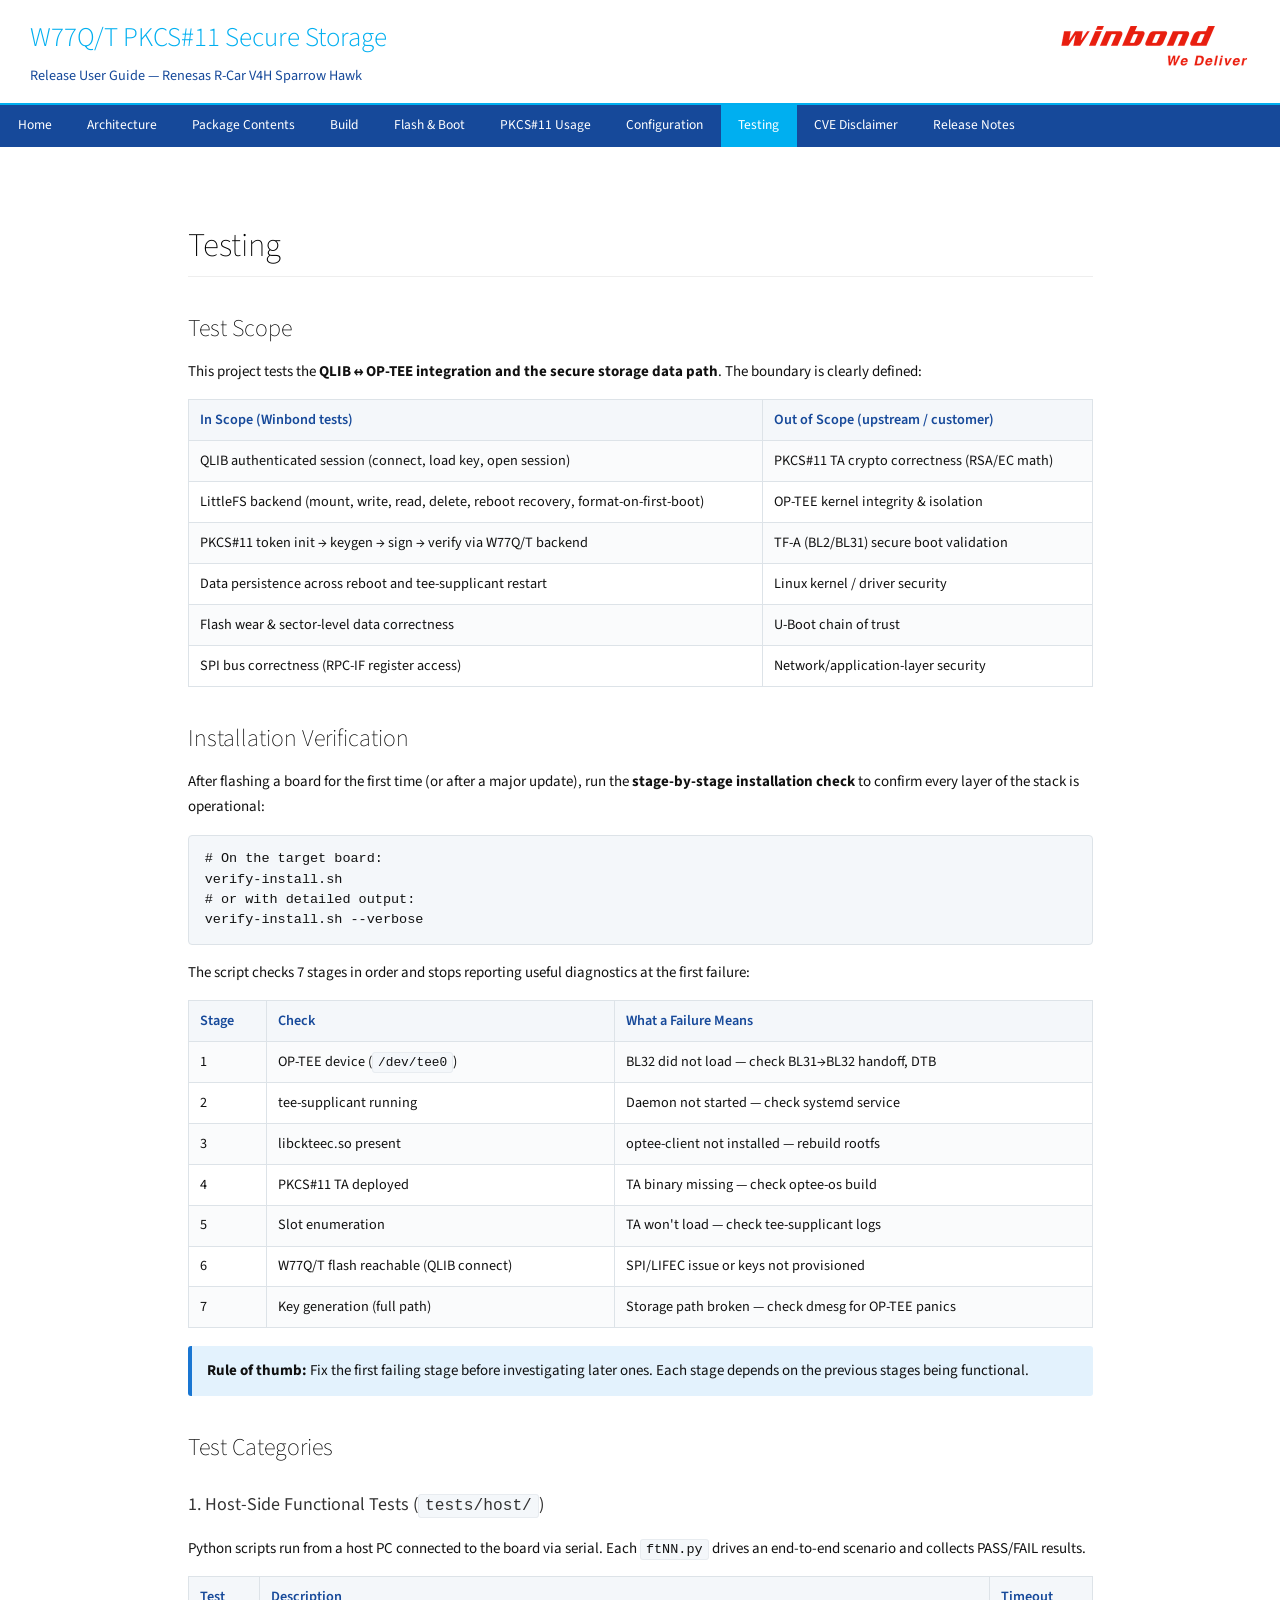
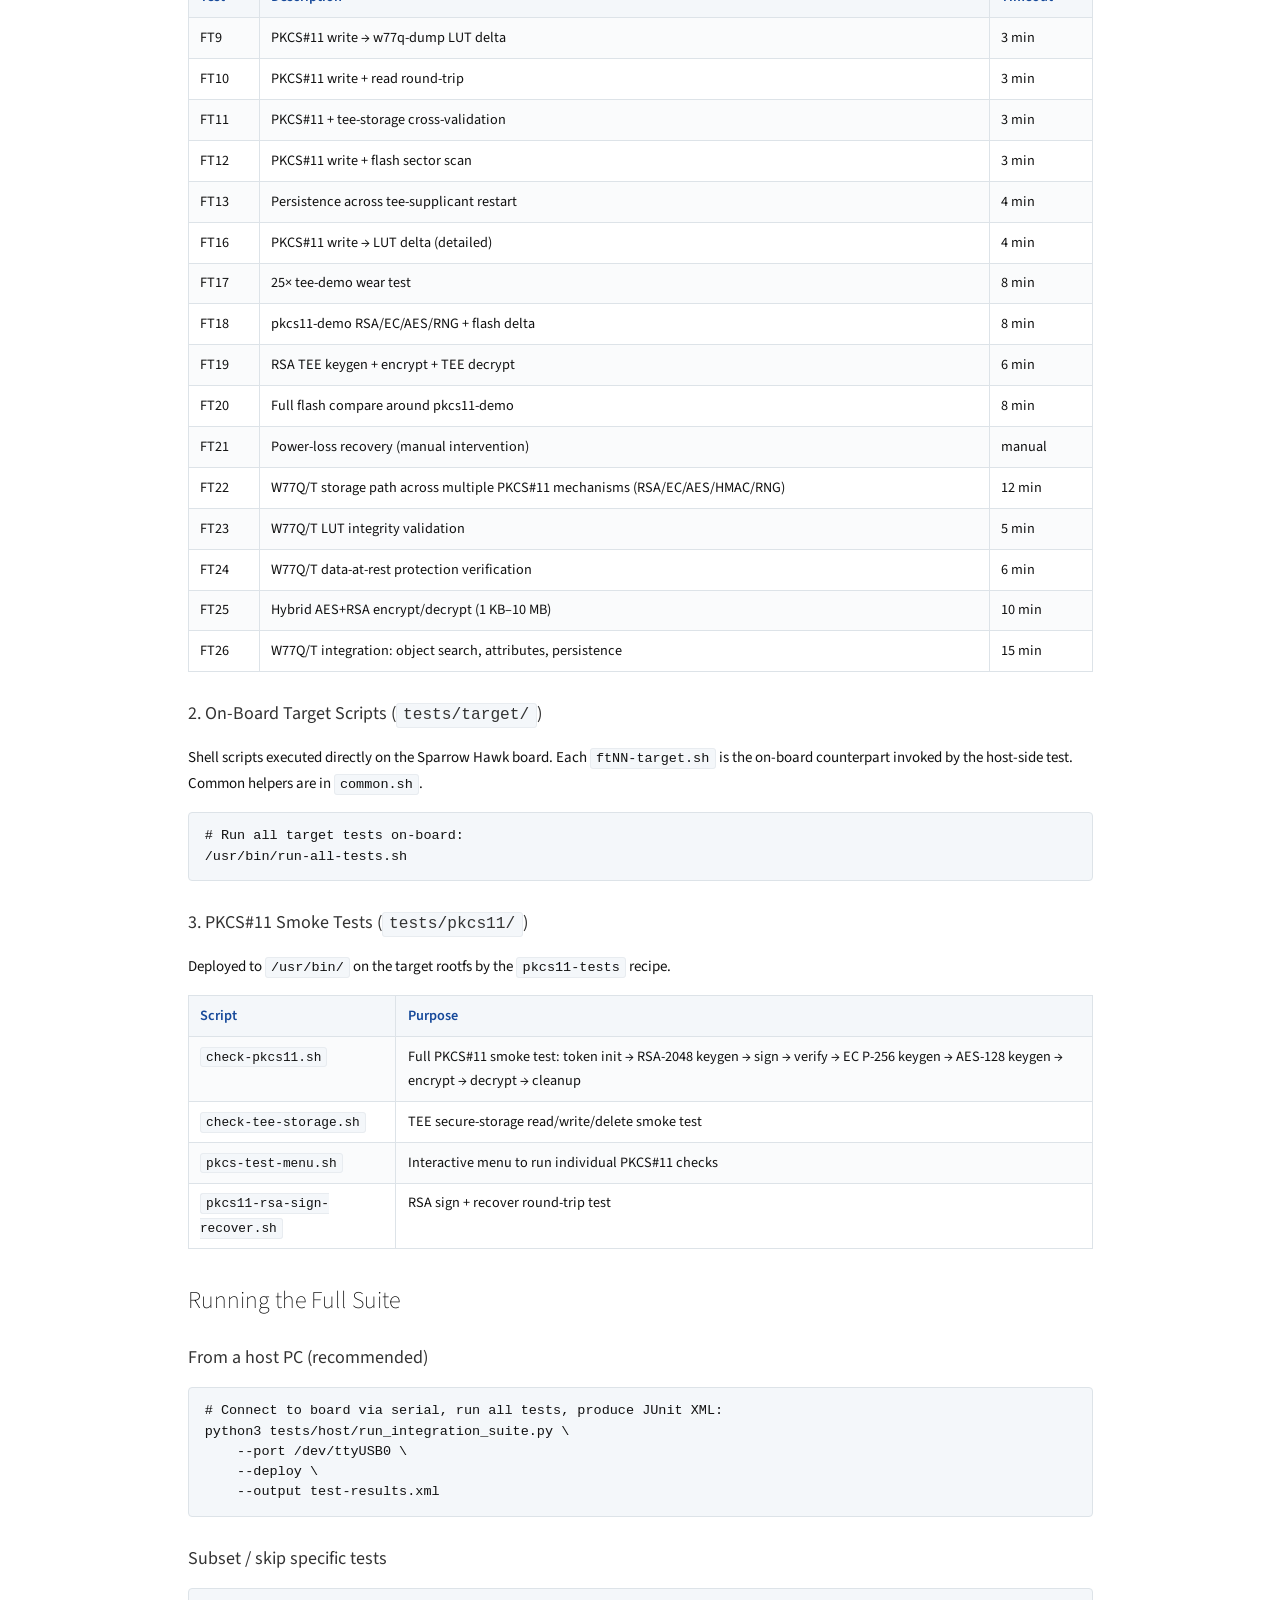
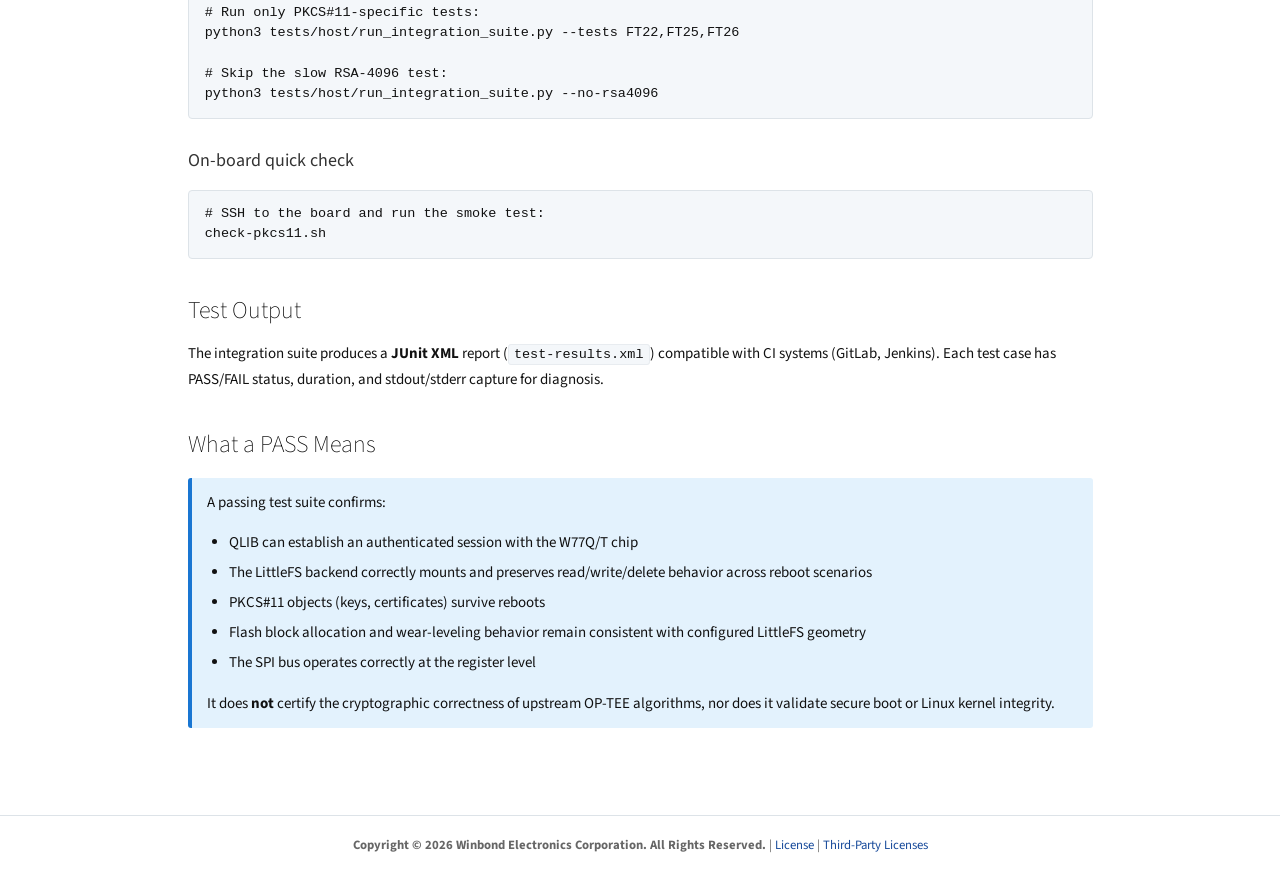
<file: user-guide/testing.html>
<!DOCTYPE html>
<html lang="en">
<head>
<meta charset="UTF-8"/>
<meta name="viewport" content="width=device-width, initial-scale=1"/>
<title>Testing — W77Q/T PKCS#11</title>
<link href="style.css" rel="stylesheet" type="text/css"/>
</head>
<body>

<div id="titlearea">
    <div>
        <div id="projectname">W77Q/T PKCS#11 Secure Storage</div>
        <div id="projectbrief">Release User Guide — Renesas R-Car V4H Sparrow Hawk</div>
    </div>
    <div id="projectlogo"><img alt="Winbond" src="winbond_logo.png"/></div>
</div>

<div id="nav-bar">
    <a href="index.html">Home</a>
    <a href="architecture.html">Architecture</a>
    <a href="package-contents.html">Package Contents</a>
    <a href="build-guide.html">Build</a>
    <a href="flash-and-boot.html">Flash &amp; Boot</a>
    <a href="pkcs11-usage.html">PKCS#11 Usage</a>
    <a href="provisioning.html">Configuration</a>
    <a href="testing.html" class="active">Testing</a>
    <a href="security.html">CVE Disclaimer</a>
    <a href="release-notes.html">Release Notes</a>
</div>

<div class="contents">

<h1>Testing</h1>

<h2>Test Scope</h2>
<p>This project tests the <strong>QLIB ↔ OP-TEE integration and the secure storage data path</strong>.
The boundary is clearly defined:</p>

<table>
<tr><th>In Scope (Winbond tests)</th><th>Out of Scope (upstream / customer)</th></tr>
<tr><td>QLIB authenticated session (connect, load key, open session)</td><td>PKCS#11 TA crypto correctness (RSA/EC math)</td></tr>
<tr><td>LittleFS backend (mount, write, read, delete, reboot recovery, format-on-first-boot)</td><td>OP-TEE kernel integrity &amp; isolation</td></tr>
<tr><td>PKCS#11 token init → keygen → sign → verify via W77Q/T backend</td><td>TF-A (BL2/BL31) secure boot validation</td></tr>
<tr><td>Data persistence across reboot and tee-supplicant restart</td><td>Linux kernel / driver security</td></tr>
<tr><td>Flash wear &amp; sector-level data correctness</td><td>U-Boot chain of trust</td></tr>
<tr><td>SPI bus correctness (RPC-IF register access)</td><td>Network/application-layer security</td></tr>
</table>

<h2>Installation Verification</h2>
<p>After flashing a board for the first time (or after a major update), run the
<strong>stage-by-stage installation check</strong> to confirm every layer of the stack is operational:</p>

<pre>
# On the target board:
verify-install.sh
# or with detailed output:
verify-install.sh --verbose
</pre>

<p>The script checks 7 stages in order and stops reporting useful diagnostics at the first failure:</p>

<table>
<tr><th>Stage</th><th>Check</th><th>What a Failure Means</th></tr>
<tr><td>1</td><td>OP-TEE device (<code>/dev/tee0</code>)</td><td>BL32 did not load — check BL31→BL32 handoff, DTB</td></tr>
<tr><td>2</td><td>tee-supplicant running</td><td>Daemon not started — check systemd service</td></tr>
<tr><td>3</td><td>libckteec.so present</td><td>optee-client not installed — rebuild rootfs</td></tr>
<tr><td>4</td><td>PKCS#11 TA deployed</td><td>TA binary missing — check optee-os build</td></tr>
<tr><td>5</td><td>Slot enumeration</td><td>TA won't load — check tee-supplicant logs</td></tr>
<tr><td>6</td><td>W77Q/T flash reachable (QLIB connect)</td><td>SPI/LIFEC issue or keys not provisioned</td></tr>
<tr><td>7</td><td>Key generation (full path)</td><td>Storage path broken — check dmesg for OP-TEE panics</td></tr>
</table>

<div class="info">
<strong>Rule of thumb:</strong> Fix the first failing stage before investigating later ones.
Each stage depends on the previous stages being functional.
</div>

<h2>Test Categories</h2>

<h3>1. Host-Side Functional Tests (<code>tests/host/</code>)</h3>
<p>Python scripts run from a host PC connected to the board via serial. Each <code>ftNN.py</code>
drives an end-to-end scenario and collects PASS/FAIL results.</p>

<table>
<tr><th>Test</th><th>Description</th><th>Timeout</th></tr>
<tr><td>FT9</td><td>PKCS#11 write → w77q-dump LUT delta</td><td>3 min</td></tr>
<tr><td>FT10</td><td>PKCS#11 write + read round-trip</td><td>3 min</td></tr>
<tr><td>FT11</td><td>PKCS#11 + tee-storage cross-validation</td><td>3 min</td></tr>
<tr><td>FT12</td><td>PKCS#11 write + flash sector scan</td><td>3 min</td></tr>
<tr><td>FT13</td><td>Persistence across tee-supplicant restart</td><td>4 min</td></tr>
<tr><td>FT16</td><td>PKCS#11 write → LUT delta (detailed)</td><td>4 min</td></tr>
<tr><td>FT17</td><td>25× tee-demo wear test</td><td>8 min</td></tr>
<tr><td>FT18</td><td>pkcs11-demo RSA/EC/AES/RNG + flash delta</td><td>8 min</td></tr>
<tr><td>FT19</td><td>RSA TEE keygen + encrypt + TEE decrypt</td><td>6 min</td></tr>
<tr><td>FT20</td><td>Full flash compare around pkcs11-demo</td><td>8 min</td></tr>
<tr><td>FT21</td><td>Power-loss recovery (manual intervention)</td><td>manual</td></tr>
<tr><td>FT22</td><td>W77Q/T storage path across multiple PKCS#11 mechanisms (RSA/EC/AES/HMAC/RNG)</td><td>12 min</td></tr>
<tr><td>FT23</td><td>W77Q/T LUT integrity validation</td><td>5 min</td></tr>
<tr><td>FT24</td><td>W77Q/T data-at-rest protection verification</td><td>6 min</td></tr>
<tr><td>FT25</td><td>Hybrid AES+RSA encrypt/decrypt (1 KB–10 MB)</td><td>10 min</td></tr>
<tr><td>FT26</td><td>W77Q/T integration: object search, attributes, persistence</td><td>15 min</td></tr>
</table>

<h3>2. On-Board Target Scripts (<code>tests/target/</code>)</h3>
<p>Shell scripts executed directly on the Sparrow Hawk board. Each <code>ftNN-target.sh</code>
is the on-board counterpart invoked by the host-side test. Common helpers are in <code>common.sh</code>.</p>
<pre>
# Run all target tests on-board:
/usr/bin/run-all-tests.sh
</pre>

<h3>3. PKCS#11 Smoke Tests (<code>tests/pkcs11/</code>)</h3>
<p>Deployed to <code>/usr/bin/</code> on the target rootfs by the <code>pkcs11-tests</code> recipe.</p>

<table>
<tr><th>Script</th><th>Purpose</th></tr>
<tr><td><code>check-pkcs11.sh</code></td><td>Full PKCS#11 smoke test: token init → RSA-2048 keygen → sign → verify → EC P-256 keygen → AES-128 keygen → encrypt → decrypt → cleanup</td></tr>
<tr><td><code>check-tee-storage.sh</code></td><td>TEE secure-storage read/write/delete smoke test</td></tr>
<tr><td><code>pkcs-test-menu.sh</code></td><td>Interactive menu to run individual PKCS#11 checks</td></tr>
<tr><td><code>pkcs11-rsa-sign-recover.sh</code></td><td>RSA sign + recover round-trip test</td></tr>
</table>

<h2>Running the Full Suite</h2>

<h3>From a host PC (recommended)</h3>
<pre>
# Connect to board via serial, run all tests, produce JUnit XML:
python3 tests/host/run_integration_suite.py \
    --port /dev/ttyUSB0 \
    --deploy \
    --output test-results.xml
</pre>

<h3>Subset / skip specific tests</h3>
<pre>
# Run only PKCS#11-specific tests:
python3 tests/host/run_integration_suite.py --tests FT22,FT25,FT26

# Skip the slow RSA-4096 test:
python3 tests/host/run_integration_suite.py --no-rsa4096
</pre>

<h3>On-board quick check</h3>
<pre>
# SSH to the board and run the smoke test:
check-pkcs11.sh
</pre>

<h2>Test Output</h2>
<p>The integration suite produces a <strong>JUnit XML</strong> report (<code>test-results.xml</code>)
compatible with CI systems (GitLab, Jenkins). Each test case has PASS/FAIL status,
duration, and stdout/stderr capture for diagnosis.</p>

<h2>What a PASS Means</h2>
<div class="info">
A passing test suite confirms:
<ul>
    <li>QLIB can establish an authenticated session with the W77Q/T chip</li>
    <li>The LittleFS backend correctly mounts and preserves read/write/delete behavior across reboot scenarios</li>
    <li>PKCS#11 objects (keys, certificates) survive reboots</li>
    <li>Flash block allocation and wear-leveling behavior remain consistent with configured LittleFS geometry</li>
    <li>The SPI bus operates correctly at the register level</li>
</ul>
It does <strong>not</strong> certify the cryptographic correctness of upstream OP-TEE algorithms,
nor does it validate secure boot or Linux kernel integrity.
</div>

</div><!-- contents -->

<div id="footer">
    <strong>Copyright &copy; 2026 Winbond Electronics Corporation. All Rights Reserved.</strong>
    | <a href="License.txt">License</a>
    | <a href="ThirdPartyLicenses.txt">Third-Party Licenses</a>
</div>

</body>
</html>
</file>
<file: user-guide/style.css>
/* W77Q PKCS#11 User Guide — Custom Stylesheet
 * Matches Winbond QLIB library documentation visual style.
 * Copyright (c) 2026 Winbond Electronics Corporation.
 */

@import url('https://fonts.googleapis.com/css2?family=Source+Sans+Pro:wght@200;300;400;600&display=swap');

/* ---- Reset & Base ---- */
* { box-sizing: border-box; }
body {
    background-color: #fff;
    margin: 0;
    padding: 0;
    font-family: "Segoe UI", "Source Sans Pro", Helvetica, Arial, sans-serif;
    color: #111;
    font-size: 15px;
    line-height: 1.7;
}

/* ---- Header / Title Bar ---- */
#titlearea {
    background: #fff;
    border-bottom: 2px solid #00aff0;
    padding: 1em 2em;
    display: flex;
    align-items: center;
    justify-content: space-between;
}
#titlearea #projectname {
    color: #00aff0;
    font-family: "Segoe UI Light", "Source Sans Pro", sans-serif;
    font-weight: 300;
    font-size: 1.8em;
    margin: 0;
}
#titlearea #projectbrief {
    color: #16499a;
    font-size: 0.95em;
    margin-top: 0.2em;
}
#titlearea #projectlogo img {
    height: 53px;
}

/* ---- Navigation Bar ---- */
#nav-bar {
    background: #16499a;
    padding: 0;
    margin: 0;
    display: flex;
    flex-wrap: wrap;
}
#nav-bar a {
    color: #fff;
    text-decoration: none;
    padding: 0.7em 1.3em;
    font-size: 0.9em;
    font-weight: 400;
    transition: background 0.2s;
}
#nav-bar a:hover,
#nav-bar a.active {
    background: #00aff0;
}

/* ---- Content Area ---- */
.contents {
    max-width: 980px;
    margin: 0 auto;
    padding: 2em 2.5em;
}

/* ---- Headings ---- */
h1, h2, h3, h4 {
    font-family: "Segoe UI Light", "Source Sans Pro", sans-serif;
    font-weight: 200;
    color: #000;
    margin: 1.5em 0 0.4em 0;
}
h1 {
    font-size: 2.2em;
    line-height: 1.2;
    border-bottom: 1px solid #eee;
    padding-bottom: 0.3em;
}
h2 {
    font-size: 1.6em;
    line-height: 1.3;
}
h3 {
    font-size: 1.2em;
    font-weight: 400;
    color: #333;
}

/* ---- Code ---- */
code, pre, kbd, samp {
    font-family: Consolas, 'Courier New', monospace;
    font-size: 0.9em;
}
code {
    background: #f4f7fa;
    padding: 0.15em 0.4em;
    border-radius: 3px;
    border: 1px solid #e8ecf0;
}
pre {
    background: #f4f7fa;
    border: 1px solid #dde3e8;
    border-radius: 4px;
    padding: 1em 1.2em;
    overflow-x: auto;
    line-height: 1.5;
}
pre code {
    background: none;
    border: none;
    padding: 0;
}

/* ---- Tables ---- */
table {
    border-collapse: collapse;
    width: 100%;
    margin: 1em 0;
    font-size: 0.95em;
}
th, td {
    border: 1px solid #dde3e8;
    padding: 0.55em 0.8em;
    text-align: left;
    vertical-align: top;
}
th {
    background: #f4f7fa;
    font-weight: 600;
    color: #16499a;
}
tr:nth-child(even) { background: #fafbfc; }

/* ---- Callouts ---- */
.note {
    background: #fff8e1;
    border-left: 4px solid #ffc107;
    padding: 0.8em 1em;
    margin: 1.2em 0;
    border-radius: 3px;
}
.warning {
    background: #fbe9e7;
    border-left: 4px solid #e53935;
    padding: 0.8em 1em;
    margin: 1.2em 0;
    border-radius: 3px;
}
.info {
    background: #e3f2fd;
    border-left: 4px solid #1976d2;
    padding: 0.8em 1em;
    margin: 1.2em 0;
    border-radius: 3px;
}

/* ---- Diagrams (preformatted) ---- */
.diagram {
    background: #f4f7fa;
    border: 1px solid #dde3e8;
    padding: 1.2em;
    font-family: Consolas, monospace;
    font-size: 0.85em;
    white-space: pre;
    overflow-x: auto;
    border-radius: 4px;
    line-height: 1.4;
}

/* ---- Links ---- */
a { color: #16499a; text-decoration: none; }
a:hover { text-decoration: underline; color: #00aff0; }

/* ---- Lists ---- */
ol, ul { padding-left: 1.5em; }
li { margin-bottom: 0.3em; }

/* ---- Footer ---- */
#footer {
    border-top: 1px solid #dde3e8;
    padding: 1.5em 2em;
    text-align: center;
    font-size: 0.85em;
    color: #666;
    margin-top: 3em;
}
</file>
